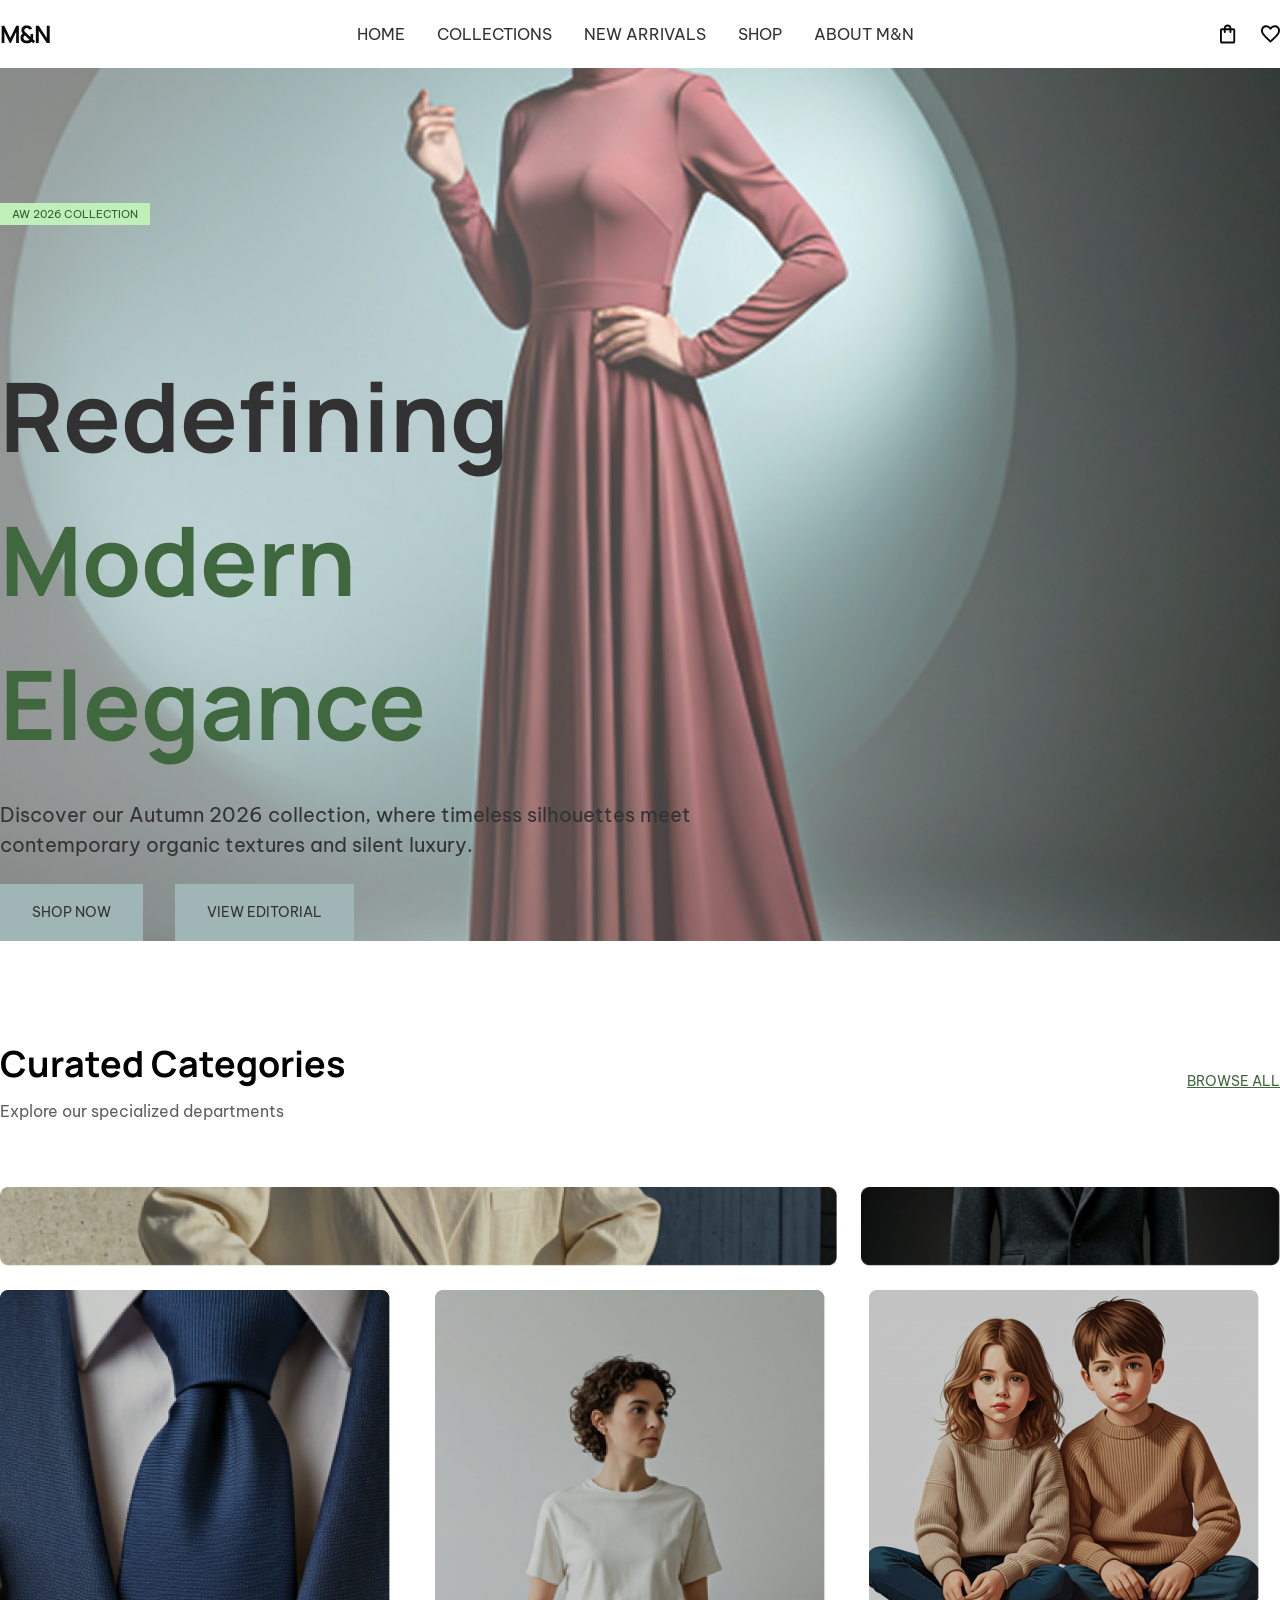
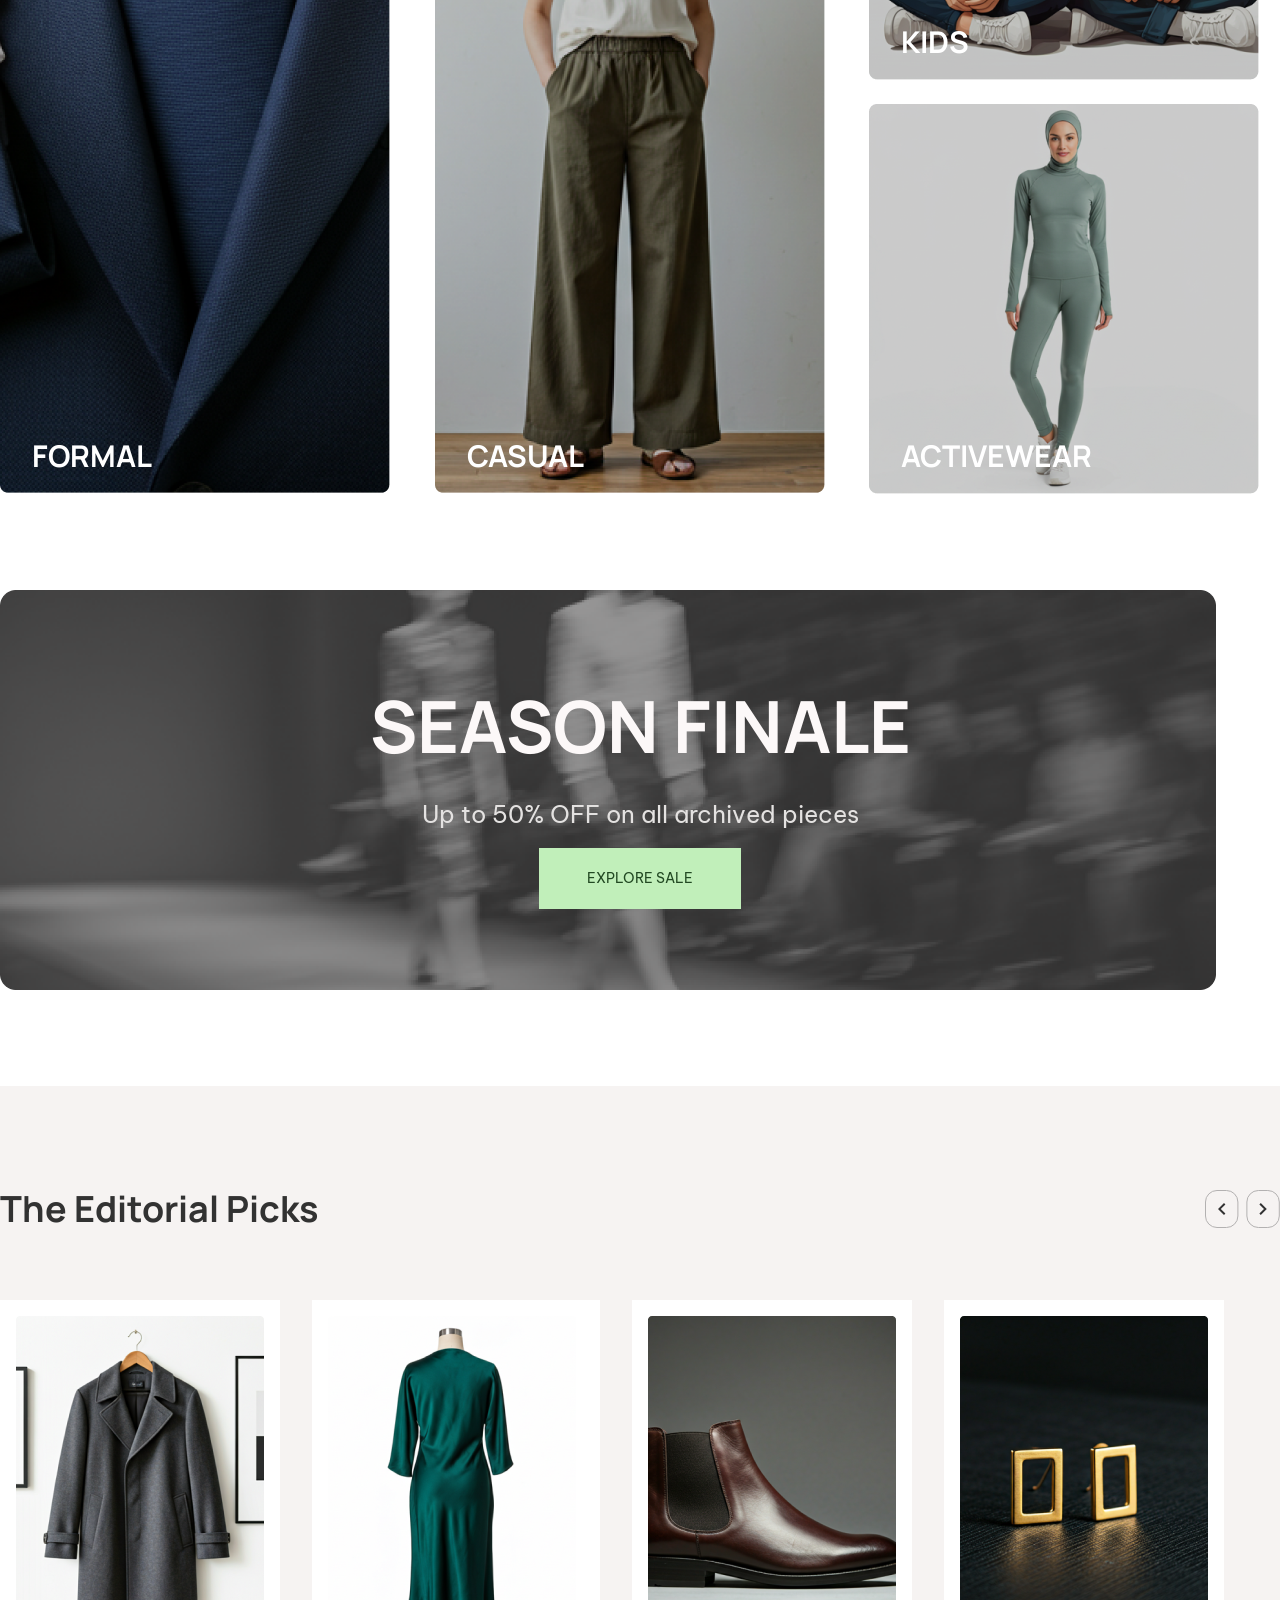
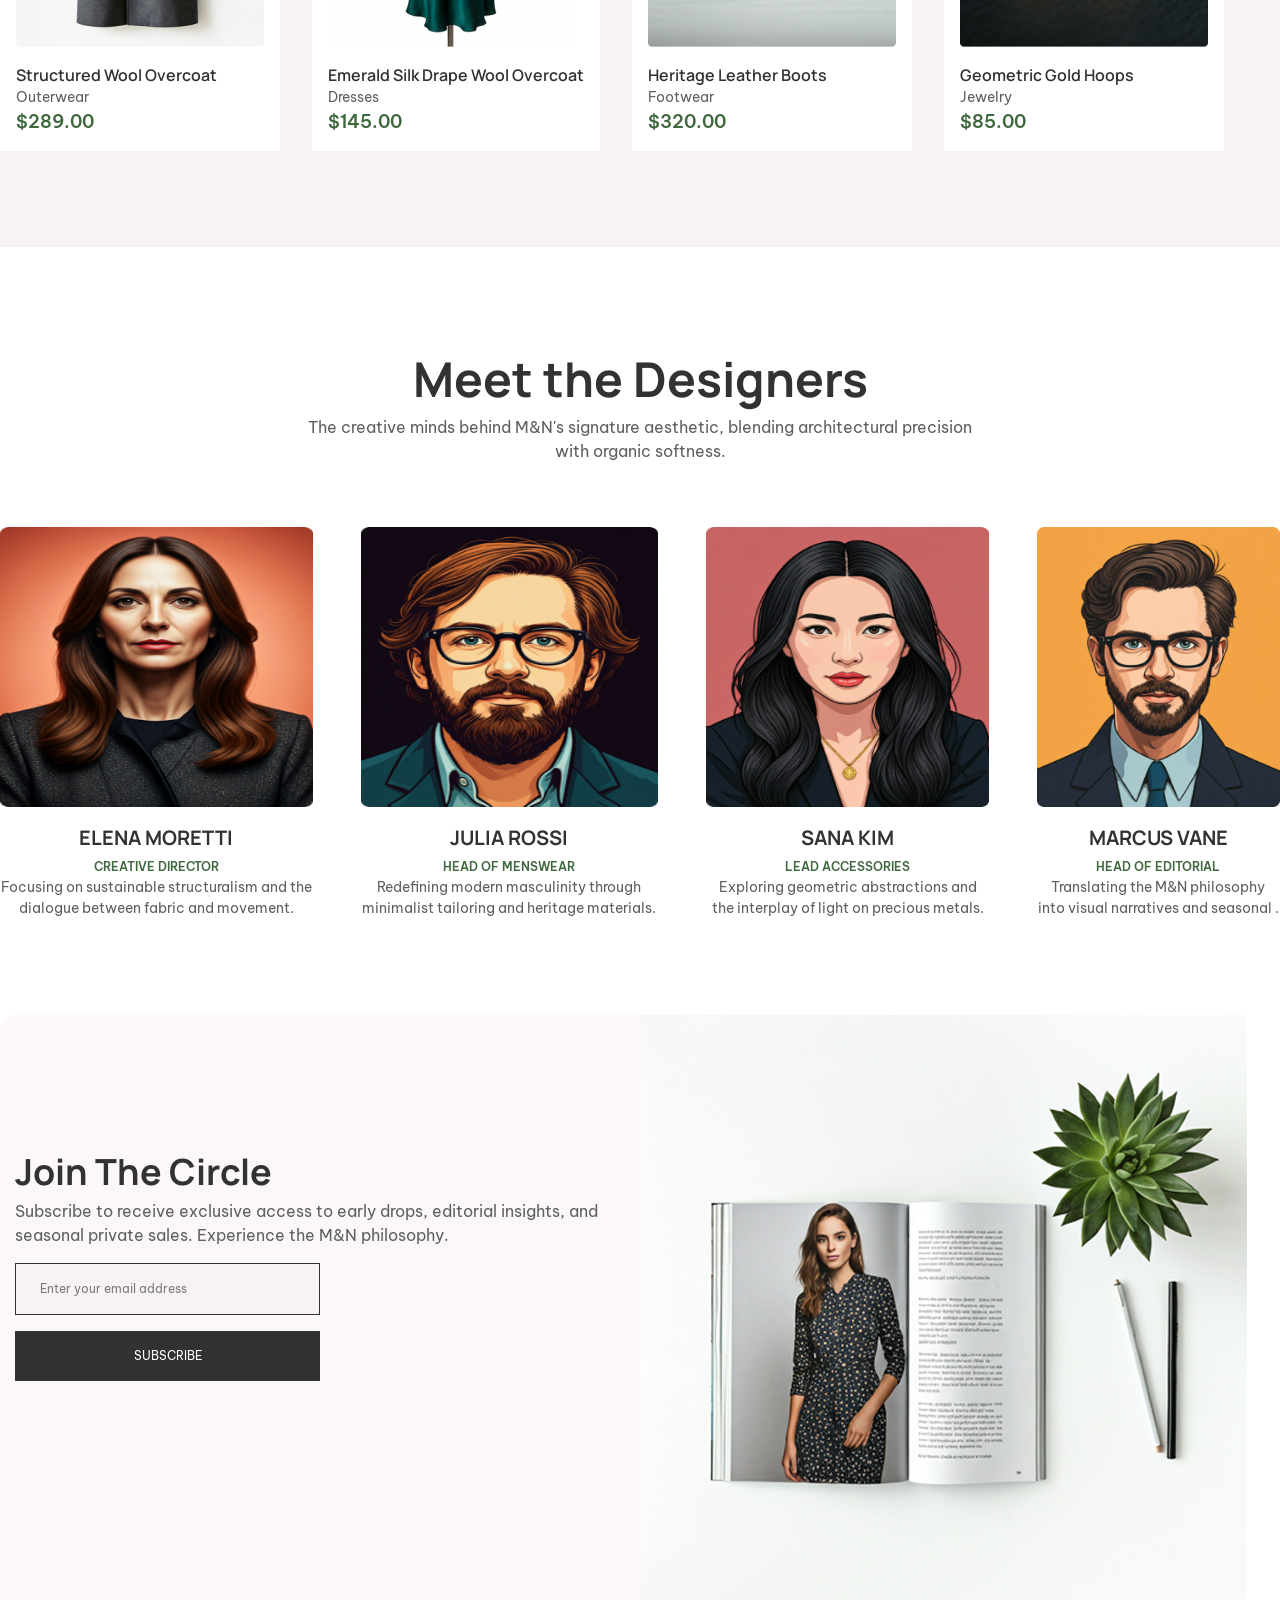
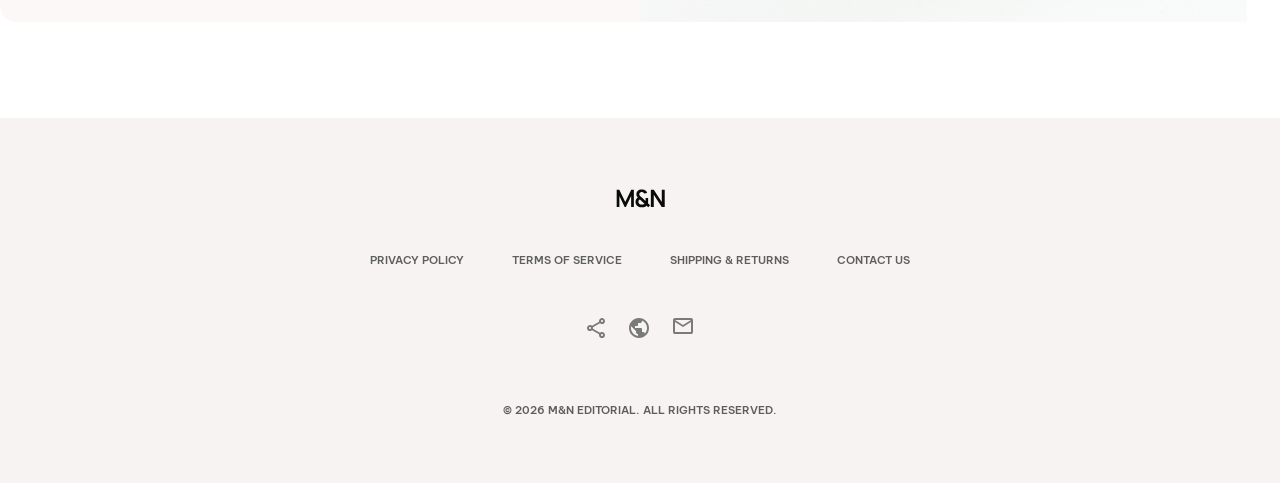
<file: index.html>
<!DOCTYPE html>
<html lang="en">

<head>
    <meta charset="UTF-8">
    <meta name="viewport" content="width=device-width, initial-scale=1.0">
    <title>Home Page</title>
    <link rel="stylesheet" href="./assets/output.css">
    <link rel="preconnect" href="https://fonts.googleapis.com">
    <link rel="preconnect" href="https://fonts.gstatic.com" crossorigin>
    <link
        href="https://fonts.googleapis.com/css2?family=Be+Vietnam+Pro:ital,wght@0,100;0,200;0,300;0,400;0,500;0,600;0,700;0,800;0,900;1,100;1,200;1,300;1,400;1,500;1,600;1,700;1,800;1,900&display=swap"
        rel="stylesheet">
    <link rel="preconnect" href="https://fonts.googleapis.com">
    <link rel="preconnect" href="https://fonts.gstatic.com" crossorigin>
    <link href="https://fonts.googleapis.com/css2?family=Manrope:wght@200..800&display=swap" rel="stylesheet">


</head>

<body>
    <header class="py-[24px] md:py-[18px] fixed top-0 left-0  w-full bg-white z-10">
        <div class="container mx-auto flex items-center justify-between">
            <div class="menue block lg:hidden">
                <a href="#"><img class="w-6 md:hidden" src="assets/imgs/menue.svg" alt="Menue"></a>
            </div>
            <div class="logo">
                <img src="assets/imgs/logo-mn.svg" alt="Logo">
            </div>
            <nav class="list hidden md:block">
                <ul class="flex gap-[32px] text-[16px] ">
                    <li><a class="font-body text-[#323232] hover:text-[#A8D5A2] transition" href="./index.html">HOME</a></li>
                    <li><a class="font-body text-[#323232] hover:text-[#A8D5A2] transition" href="./Product-listing.html">COLLECTIONS</a>
                    </li>
                    <li><a class="font-body text-[#323232] hover:text-[#A8D5A2] transition" href="./single-product.html">NEW ARRIVALS</a>
                    </li>
                    <li><a class="font-body text-[#323232] hover:text-[#A8D5A2] transition" href="#">SHOP</a></li>
                    <li><a class="font-body text-[#323232] hover:text-[#A8D5A2] transition" href="#">ABOUT M&N</a></li>
                </ul>
            </nav>
            <div class="icons flex gap-[25.5px]">
                <a href="./cart-page.html"><img src="assets/imgs/cart.svg" alt="Cart"></a>
                <a class="Wishlist hidden md:block " href="#"><img src="assets/imgs/heart.svg" alt="Wishlist"></a>
            </div> 
            
        </div>

    </header>




    <section
        style="background-image: url('assets/imgs/home-page-Hero.png'); background-size: cover; background-position: top; background-repeat: no-repeat;"
        class="min-h-screen pt-19.5 bg-cover">

        <div class="container mx-auto ">
            <div class="mt-[122px] hidden sm:block"> <samp
                    class="text-[#335B32] text-[11px]  bg-[#C1EFBA] py-[4px] px-[12px] mb-[24px] font-family-body ">AW
                    2026
                    COLLECTION</samp>
            </div>

            <h1
                class="md:text-[96px] text-[#323232] font-family-heading font-bold font-weight-[900] sm:text-[48px] mt-30 font-bold">
                Redefining</h1>
            <h1
                class="md:text-[96px] text-[#40683F] mb-[24px] font-family-heading font-bold font-weight-[900] sm:text-[48px]  font-bold ">
                Modern
                <br>Elegance
            </h1>

            <div class="md:text-[20px] sm:text-[14px]">
                <p class="md:text-[#323232] md:text-[20px] w-[60%] mb-[24px] font-body sm:text-[14px] text-white">
                    Discover our Autumn 2026 collection, where
                    timeless
                    silhouettes meet contemporary organic textures and silent
                    luxury.
                </p>
            </div>

            <div class="flex gap-8">
                <button
                    class="bg-[#A0B6B6] font-family-body  font-weight-[400] text-[#323232] hover:bg-[#40683F] hover:text-white transition  text-[10px] sm:py-[20px] sm:px-[28px] lg:text-[14px] lg:py-[18px] lg:px-8">SHOP
                    NOW</button>
                <button
                    class="bg-[#A0B6B6] font-family-body   font-weight-[400] text-[#323232] hover:bg-[#40683F] hover:text-white transition text-[10px] sm:py-5 sm:px-[28px] lg:text-[14px] lg:py-[18px] lg:px-[32px] ">VIEW
                    EDITORIAL</button>
            </div>

        </div>


    </section>


    <section class="mt-24">
        <dive class="container mx-auto md:flex items-center justify-between mb-16">
            <div>
                <h2 class="font-bold text-[20px] md:text-[36px] font-family-heading w-full">Curated Categories</h2>
                <p class="font-family-body text-[12px] md:text-[16px] text-[#5F5F5F] mt-2">Explore our specialized departments</p>
            </div>
            <div>
                <a class="font-family-body text-[12px] md:text-[14px] text-[#40683F] underline decoration-1 decoration-[#40683F]"
                    href="#">BROWSE ALL</a>
            </div>

        </dive>
    </section>



    <section>
        <div class="container mx-auto flex gap-[24px] mb-6 hidden md:flex">
            <img class="w-2/3 h-auto" src="assets/imgs/هوم-بيج-قسم-النساء-العلوي.png" alt="Curated Categories">
            <img class="w-1/3 h-auto" src="assets/imgs/home-page-men.png" alt="Curated Categories">
        </div>
        <div class="container mx-auto grid grid-cols-3 gap-[24px] mb-[96px]">
            <div class="relative col-span-1">
                <img src="assets/imgs/home-page-قس- الرجال.png" />
                <a class="absolute bottom-4 font-family-heading text-[14px] md:text-[30px] text-white ms-8 font-bold hover:scale-125 transition-all"
                    href="#">FORMAL</a>
            </div>

            <div class="relative col-span-1">
                <img src="assets/imgs/قسم-النساء home-page.png" />
                <a class="absolute bottom-4 font-family-heading text-[14px] md:text-[30px] text-white ms-8 font-bold hover:scale-125 transition-all"
                    href="#">CASUAL</a>
            </div>
            <div class="col-span-1 flex flex-col gap-6">

                <div class="relative">
                    <img src="assets/imgs/قسم-الاطفال.png" />
                    <a class="absolute bottom-4 font-family-heading text-[14px] md:text-[30px] text-white ms-8 font-bold hover:scale-125 transition-all"
                        href="#">KIDS</a>
                </div>
                <div class="relative">
                    <img src="assets/imgs/قسم-الرياضة.png" />
                    <a class="absolute bottom-4 font-family-heading text-[14px] md:text-[30px] text-white ms-8 font-bold hover:scale-125 transition-all"
                        href="#">ACTIVEWEAR</a>
                </div>

            </div>
        </div>
    </section>

    <section>
        <div class="container mx-auto relative mb-24">
            <img src="assets/imgs/home-page-banner.png" alt="Banner Image">
            <div
                class="absolute bottom-10  top-1/2 left-1/2 -translate-x-1/2 -translate-y-1/2 flex flex-col gap-[16px] text-center items-center justify-center w-full ">
                <h1 class="text-[#FCF8F8] font-family-heading text-[36px] lg:text-[72px] font-bold">SEASON FINALE</h1>
                <p class="text-[#E4E2E1] font-family-body text-[14px] lg:text-[24px]">Up to 50% OFF on all archived pieces</p>
                <button
                    class="text-[#214822] py-[12px] px-[26px] lg:py-[20px] lg:px-[48px] bg-[#C1EFBA] font-family-body text-[8px] lg:text-[14px] hover:text-white hover:bg-[#40683F] transition">EXPLORE
                    SALE</button>
            </div>

        </div>
    </section>

    <section class="bg-[#F6F3F2]">
        <div class="container mx-auto pt-24 pb-24 ">
            <div class="flex items-center justify-between mb-[64px] ">
                <div>
                    <h1 class="text-[20px] md:text-[36px] font-family-heading font-bold text-[#323232] ">The Editorial Picks</h1>
                </div>
                <div class="md:w-fit min-w-fit hidden md:block">
                    <img src="assets/imgs/home-b-butt.svg" alt="Line Image">

                </div>
            </div>
            <div class="sm:flex md:gap-[32px] sm:gap-4 ">
                <div class="bg-white p-[16px] pe-[16px] w-fit">
                    <div class="">
                        <img src="assets/imgs/جكيت-home-page.png" alt="Jacket Image">
                    </div>
                    <div class="iteme gap-1 mt-4">
                        <h2 class="text-[#323232] font-family-body text-[16px] font-semibold">Structured Wool Overcoat
                        </h2>
                        <p class="text-[14px] font-family-body text-[#5F5F5F]">Outerwear</p>
                        <span class="text-[18px] font-family-body text-[#40683F] font-semibold">$289.00</span>
                    </div>
                </div>
                <div class="bg-white p-[16px] pe-[16px] w-fit">
                    <div class="">
                        <img src="assets/imgs/فستان-اخضر-هوم-بيج.png" alt="Jacket Image">
                    </div>
                    <div class="iteme gap-1 mt-4">
                        <h2 class="text-[#323232] font-family-body text-[16px] font-semibold">Emerald Silk Drape Wool
                            Overcoat
                        </h2>
                        <p class="text-[14px] font-family-body text-[#5F5F5F]">Dresses</p>
                        <span class="text-[18px] font-family-body text-[#40683F] font-semibold">$145.00</span>
                    </div>
                </div>
                <div class="bg-white p-[16px] pe-[16px] w-fit">
                    <div class="">
                        <img src="assets/imgs/حذاء-بني-هوم-بيج.png" alt="Jacket Image">
                    </div>
                    <div class="iteme gap-1 mt-4">
                        <h2 class="text-[#323232] font-family-body text-[16px] font-semibold">Heritage Leather Boots
                        </h2>
                        <p class="text-[14px] font-family-body text-[#5F5F5F]">Footwear</p>
                        <span class="text-[18px] font-family-body text-[#40683F] font-semibold">$320.00</span>
                    </div>
                </div>
                <div class="bg-white p-[16px] pe-[16px] w-fit">
                    <div class="">
                        <img src="assets/imgs/حلق-ذهبي-هوم-بيج.png" alt="Jacket Image">
                    </div>
                    <div class="iteme gap-1 mt-4">
                        <h2 class="text-[#323232] font-family-body text-[16px] font-semibold">Geometric Gold Hoops
                        </h2>
                        <p class="text-[14px] font-family-body text-[#5F5F5F]">Jewelry</p>
                        <span class="text-[18px] font-family-body text-[#40683F] font-semibold">$85.00</span>
                    </div>
                </div>

            </div>

        </div>
    </section>

    <section>
        <div class="container mx-auto mt-24 mb-24">
            <div class="text-center mb-16">
                <h1 class="text-[#323232] text-[30px] md:text-[48px] font-family-heading font-bold">
                    Meet the Designers
                </h1>
                <p class="text-[#5F5F5F] text-[10px] md:text-[16px] font-family-body">
                    The creative minds behind M&N's signature aesthetic, blending architectural precision
                    <br> with organic softness.
                </p>
            </div>
            <div>
                <div class="md:flex gap-12 text-center justify-center ">

                    <div class="">
                        <img class="w-full h-[500px] md:h-[280px]" src="./assets/imgs/ايلانا-هوم-بيج.png" . alt="Designer Image">
                        <div class="text-center w-auto gap-2 mt-4 ">
                            <h2 class="text-[#323232] font-family-heading font-bold text-[20px]">ELENA MORETTI</h2>
                            <span class="text-[#40683F] text-[12px] font-family-body font-semibold">CREATIVE
                                DIRECTOR</span>
                            <p class="text-[#5F5F5F] text-[14px] font-family-body">Focusing on sustainable
                                structuralism and the dialogue
                                between fabric and movement.
                            </p>
                        </div>
                    </div>
                    <div class="">
                        <img class="w-full h-[500px] md:h-[280px]" src="./assets/imgs/جوليان-هوم-بيج.png" . alt="Designer Image">
                        <div class="text-center w-auto gap-2 mt-4 ">
                            <h2 class="text-[#323232] font-family-heading font-bold text-[20px]">JULIA ROSSI</h2>
                            <span class="text-[#40683F] text-[12px] font-family-body font-semibold">HEAD OF MENSWEAR
                            </span>
                            <p class="text-[#5F5F5F] text-[14px] font-family-body">Redefining modern masculinity
                                through minimalist tailoring and
                                heritage materials.

                            </p>
                        </div>
                    </div>

                    <div class="">
                        <img class="w-full h-[500px] md:h-[280px]" src="./assets/imgs/سانا-هوم-بيج.png" . alt="Designer Image">
                        <div class="text-center w-auto gap-2 mt-4 ">
                            <h2 class="text-[#323232] font-family-heading font-bold text-[20px]">SANA KIM</h2>
                            <span class="text-[#40683F] text-[12px] font-family-body font-semibold">LEAD ACCESSORIES
                            </span>
                            <p class="text-[#5F5F5F] text-[14px] font-family-body">Exploring geometric abstractions
                                and the interplay of light on
                                precious metals.

                            </p>
                        </div>
                    </div>
                    <div class="">
                        <img class="w-full h-[500px] md:h-70" src="./assets/imgs/ماركوس-هوم-بيج.png" . alt="Designer Image">
                        <div class="text-center w-auto gap-2 mt-4 ">
                            <h2 class="text-[#323232] font-family-heading font-bold text-[20px]">MARCUS VANE </h2>
                            <span class="text-[#40683F] text-[12px] font-family-body font-semibold">HEAD OF EDITORIAL
                            </span>
                            <p class="text-[#5F5F5F] text-[14px] font-family-body">Translating the M&N philosophy
                                into visual narratives and seasonal
                                .

                            </p>
                        </div>
                    </div>



                </div>
            </div>



        </div>
    </section>

    <section>
        <div class="container mx-auto mb-24">
            <div class="lg:flex ">
                <div class="items-center w-full lg:w-1/2 bg-[#FCF8F8] rounded-s-2xl">
                    <div class="mt-32.5 me-[15px] ms-[15px]">
                        <h1 class="text-[#323232] lg:text-start text-center text-[24px] lg:text-[36px] font-family-heading font-bold">Join The Circle</h1>
                        <p class="text-[#5F5F5F] lg:text-start text-center text-[12px] lg:text-[16px] font-family-body">Subscribe to receive exclusive access to
                            early drops,
                            editorial insights, and seasonal private sales. Experience
                            the M&N philosophy.
                        </p>
                        <input type="email" placeholder="Enter your email address"
                            class="text-[#7B7A7A] lg:items-start items-center text-[8px] lg:text-[12px] font-family-body bg-[#F6F3F2] py-[14px] px-[14px] lg:py-[16px] lg:px-[24px] mt-4 w-1/2 border border-[#323232] p-[16px] outline-none ">                           
                           </input>
                        <button
                            class="text-white bg-[#323232] font-family-body text-[8px] lg:text-[12px] py-[14px]  lg:py-[16px]  mt-4 hover:text-[#323232] hover:bg-white transition w-1/2">SUBSCRIBE
                        </button>
                    </div>

                </div>
                <div class="rounded-e-2xl w-full lg:w-1/2">
                    <img src="./assets/imgs/home-page-اخ- صورة.png" . alt="Join The Circle Image">
                </div>
            </div>

        </div>
    </section>

    <footer class="bg-[#F6F3F2]">
        <div class="items-center">
            <div class="container mx-auto flex flex-col items-center text-center  ">
                <div class="mt-[64px]">
                    <img class="" src="./assets/imgs/logo-mn.svg" />
                </div>
                <div class="mt-[32px]">
                    <ul class="md:flex gap-[48px]">
                        <li><a class="text-[#5F5E5E] font-family-body font-semibold text-[11px]" href="#">PRIVACY
                                POLICY</a></li>
                        <li><a class="text-[#5F5E5E] font-family-body font-semibold text-[11px]" href="#">TERMS OF
                                SERVICE</a></li>
                        <li><a class="text-[#5F5E5E] font-family-body font-semibold text-[11px]" href="#">SHIPPING &
                                RETURNS</a></li>
                        <li><a class="text-[#5F5E5E] font-family-body font-semibold text-[11px]" href="#">CONTACT US</a>
                        </li>
                    </ul>
                </div>
                <div class="flex justify-center gap-[24px] mt-[48px] mb-[64px]">
                    <a href="#"><img src="./assets/imgs/footer-share.svg" /></a>
                    <a href="#"><img src="./assets/imgs/footer world.svg" /></a>
                    <a href="#"><img src="./assets/imgs/footer-massege.svg" /></a>
                </div>
                <div class="mb-[64px]">
                    <p class="text-[#5F5E5E] text-[11px] font-family-body font-semibold">© 2026 M&N EDITORIAL. ALL
                        RIGHTS RESERVED.</p>
                </div>

            </div>
        </div>
    </footer>

</body>

</html>
</file>
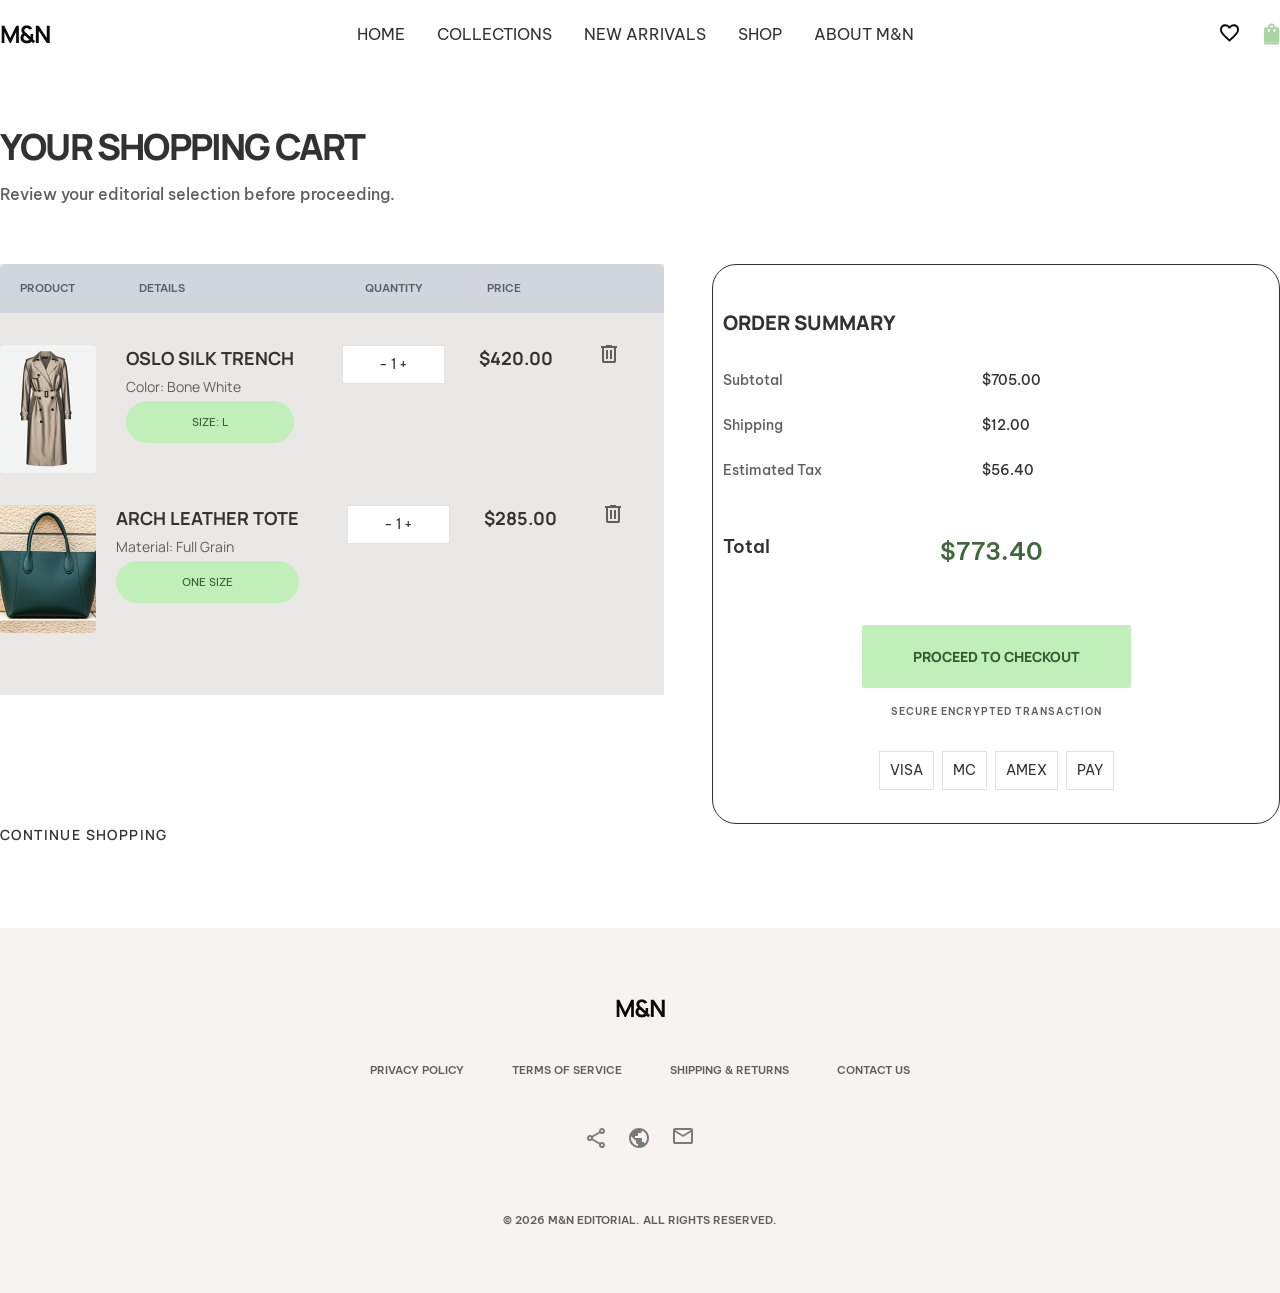
<file: cart-page.html>
<!DOCTYPE html>
<html lang="en">

<head>
    <meta charset="UTF-8">
    <meta name="viewport" content="width=device-width, initial-scale=1.0">
    <title>Cart Page</title>
    <link rel="stylesheet" href="./assets/output.css">
    <link rel="preconnect" href="https://fonts.googleapis.com">
    <link rel="preconnect" href="https://fonts.gstatic.com" crossorigin>
    <link
        href="https://fonts.googleapis.com/css2?family=Be+Vietnam+Pro:ital,wght@0,100;0,200;0,300;0,400;0,500;0,600;0,700;0,800;0,900;1,100;1,200;1,300;1,400;1,500;1,600;1,700;1,800;1,900&display=swap"
        rel="stylesheet">
    <link rel="preconnect" href="https://fonts.googleapis.com">
    <link rel="preconnect" href="https://fonts.gstatic.com" crossorigin>
    <link href="https://fonts.googleapis.com/css2?family=Manrope:wght@200..800&display=swap" rel="stylesheet">

</head>

<body>
    <header class="py-[24px] md:py-[18px] fixed top-0 left-0  w-full bg-white z-10">
        <div class="container mx-auto flex items-center justify-between">
            <div class="menue block lg:hidden">
                <a href="#"><img class="w-6 md:hidden" src="assets/imgs/menue.svg" alt="Menue"></a>
            </div>
            <div class="logo">
                <img src="assets/imgs/logo-mn.svg" alt="Logo">
            </div>
            <nav class="list hidden md:block">
                <ul class="flex gap-[32px] text-[16px] ">
                    <li><a class="font-body text-[#323232] hover:text-[#A8D5A2] transition" href="./index.html">HOME</a>
                    </li>
                    <li><a class="font-body text-[#323232] hover:text-[#A8D5A2] transition"
                            href="./Product-listing.html">COLLECTIONS</a>
                    </li>
                    <li><a class="font-body text-[#323232] hover:text-[#A8D5A2] transition"
                            href="./single-product.html">NEW ARRIVALS</a>
                    </li>
                    <li><a class="font-body text-[#323232] hover:text-[#A8D5A2] transition" href="#">SHOP</a></li>
                    <li><a class="font-body text-[#323232] hover:text-[#A8D5A2] transition" href="#">ABOUT M&N</a></li>
                </ul>
            </nav>
            <div class="icons flex gap-[25.5px]">
                <a href="#"><img src="assets/imgs/heart.svg" alt="Cart"></a>
                <a class="Wishlist hidden md:block " href="./cart-page.html"><img src="assets/imgs/green-cart.svg"
                        alt="Wishlist"></a>
            </div>

        </div>

    </header>
    <section>
        <div class="container mx-auto mt-[120px]">
            <div class="flex flex-col gap-[8px]">
                <h1 class="text-[#323232] text-[24px] md:text-[36px] font-family-heading font-extrabold tracking-[-1.8px]">YOUR
                    SHOPPING CART</h1>
                <p class="text-[#5F5F5F] text-[12px] md:text-[16px] font-family-body font-medium">Review your editorial selection
                    before proceeding.</p>
            </div>
        </div>
    </section>
    <section class="mt-[10px]">
        <div class="container mx-auto md:flex gap-[48px]">
            <div class="w-166 h-107.75 shrink-0 mt-[48px] bg-[#EAE7E7]">
                <div class="flex gap-45 bg-gray-300 py-4 px-5 rounded-t-md">
                    <div class="flex gap-[64px]">
                        <p class="text-[#5F5F5F] text-[11px] font-family-body font-semibold">PRODUCT</p>
                        <p class="text-[#5F5F5F] text-[11px] font-family-body font-semibold">DETAILS</p>
                    </div>
                    <div class="flex gap-[64px]">
                        <p class="text-[#5F5F5F] text-[11px] font-family-body font-semibold">QUANTITY</p>
                        <p class="text-[#5F5F5F] text-[11px] font-family-body font-semibold">PRICE</p>
                    </div>
                </div>
                <div>
                    <div class="flex gap-[48px] mt-[32px]">
                        <div class="flex gap-7.5">
                            <img class="w-24" src="assets/imgs/cart ترانشكوت.png" alt="Product Image">
                            <div class="flex flex-col gap-[4px]">
                                <h2 class="text-[#323232] text-[18px] font-family-heading font-bold">OSLO SILK TRENCH
                                </h2>
                                <h3 class="text-[#5F5F5F] text-[14px] font-family-body">Color: Bone White</h3>
                                <button
                                    class="text-[#335B32] text-[11px] font-family-body inline-block px-[12px] py-[12px] border border-[#C1EFBA] bg-[#C1EFBA] rounded-3xl">SIZE:
                                    L
                                </button>
                            </div>
                        </div>
                        <div class="flex  gap-[34px]">
                            <div>
                                <button>
                                    <a href="#"
                                        class="text-[12px] lg:text-[14px] inline-block px-[36px] py-[8px] border border-[#E6E1DE] text-[#323232] text-[#323232] bg-white hover:text-white hover:bg-[#40683F] transition duration-300 ">-
                                        1 +</a></button>
                            </div>
                            <div>
                                <samp class="text-[#323232] text-[18px] font-family-heading font-bold">$420.00</samp>
                            </div>

                        </div>

                        <div>
                            <img src="assets/imgs/trash.svg" alt="Remove Item">
                        </div>


                    </div>
                    <div class="flex gap-[48px] mt-[32px]">
                        <div class="flex gap-[20px]">
                            <img class="w-24" src="assets/imgs/حقيبة-خضراء-كارت-بيج.png" alt="Product Image">
                            <div class="flex flex-col gap-[4px]">
                                <h2 class="text-[#323232] text-[18px] font-family-heading font-bold">ARCH LEATHER TOTE
                                </h2>
                                <h3 class="text-[#5F5F5F] text-[14px] font-family-body">Material: Full Grain</h3>
                                <button
                                    class="text-[#335B32] text-[11px] font-family-body inline-block px-[12px] py-[12px] border border-[#C1EFBA] bg-[#C1EFBA] rounded-3xl">ONE
                                    SIZE
                                </button>
                            </div>
                        </div>
                        <div class="flex  gap-[34px]">
                            <div>
                                <button>
                                    <a href="#"
                                        class="text-[12px] lg:text-[14px] inline-block px-[36px] py-[8px] border border-[#E6E1DE] text-[#323232] text-[#323232] bg-white hover:text-white hover:bg-[#40683F] transition duration-300 ">-
                                        1 +</a></button>
                            </div>
                            <div>
                                <samp class="text-[#323232] text-[18px] font-family-heading font-bold">$285.00</samp>
                            </div>

                        </div>

                        <div>
                            <img src="assets/imgs/trash.svg" alt="Remove Item">
                        </div>


                    </div>
                </div>
            </div>
          
            <div class="flex-1 w-full mt-[48px] border border-[#323232] rounded-3xl pt-[10px] px-[10px]">
                <div>
                    <h2 class="mt-[33px] text-[#323232] text-[20px] font-family-heading font-extrabold">ORDER SUMMARY</h2>
                </div> 
                <div class="flex gap-[160px] mt-[32px]">
                    <ul class="flex flex-col gap-[24px]">
                        <li class="text-[#5F5F5F] text-[14px] font-family-body font-medium">Subtotal</li> 
                        <li class="text-[#5F5F5F] text-[14px] font-family-body font-medium">Shipping</li>
                        <li class="text-[#5F5F5F] text-[14px] font-family-body font-medium">Estimated Tax</li>
                    </ul> 
                    <ul class="flex flex-col gap-[24px]" >
                        <li class="text-[#323232] text-[14px] font-family-body font-medium">$705.00</li> 
                        <li class="text-[#323232] text-[14px] font-family-body font-medium">$12.00</li>
                        <li class="text-[#323232] text-[14px] font-family-body font-medium">$56.40</li>
                    </ul> 
                </div>  
                <div class="mt-[52px]">
                      <ul class="flex  gap-[170px]">
                        <li class="text-[#323232] text-[18px] font-family-body font-semibold">Total</li> 
                        <li class="text-[24px] font-family-body font-semibold text-[#40683F]">$773.40</li>
                    </ul>
                </div> 
                <div class="text-center mt-[56px] mb-[16px]">
                    <button  class="text-[#335B32] text-[14px] font-family-heading font-extrabold inline-block px-[50px] py-[20px] border border-[#C1EFBA] bg-[#C1EFBA] hover:bg-[#40683F] hover:text-white transition duration-300 rounded-xs"><a href="./checkout-page.html">PROCEED TO CHECKOUT</a></button>
                </div> 
                <div class="text-center">
                    <p class="text-[#5F5F5F] text-[10px] font-family-body font-semibold tracking-[1px]">SECURE ENCRYPTED TRANSACTION</p>
                </div> 
                <div class="flex gap-[8px] text-center justify-center mb-[33px]">
                    <button class="text-[#335B32] text-[14px] font-family-body inline-block px-[10px] py-[8px] border border-[#E6E1DE] text-[#323232] text-[#323232] bg-white hover:text-white hover:bg-[#40683F] transition duration-300 mt-[32px]">VISA
                        </button> 
                     <button class="text-[#335B32] text-[14px] font-family-body inline-block px-[10px] py-[8px] border border-[#E6E1DE] text-[#323232] text-[#323232] bg-white hover:text-white hover:bg-[#40683F] transition duration-300 mt-[32px]">MC
                        </button> 
                     <button class="text-[#335B32] text-[14px] font-family-body inline-block px-[10px] py-[8px] border border-[#E6E1DE] text-[#323232] text-[#323232] bg-white hover:text-white hover:bg-[#40683F] transition duration-300 mt-[32px]">AMEX
                        </button> 
                     <button class="text-[#335B32] text-[14px] font-family-body inline-block px-[10px] py-[8px] border border-[#E6E1DE] text-[#323232] text-[#323232] bg-white hover:text-white hover:bg-[#40683F] transition duration-300 mt-[32px]">PAY
                        </button>            
                </div>
                
            </div>
        </div>
    </section>
    <section class="mb-20.75">
        <div class="container mx-auto"> 
           <h2 class="text-[#323232] text-[14px] font-family-body font-semibold tracking-[1.4px]">CONTINUE SHOPPING</h2>
            
        </div>
    </section> 
     <footer class="bg-[#F6F3F2]">
        <div class="items-center">
            <div class="container mx-auto flex flex-col items-center text-center  ">
                <div class="mt-[64px]">
                    <img class="" src="./assets/imgs/logo-mn.svg" />
                </div>
                <div class="mt-[32px]">
                    <ul class="md:flex gap-[48px]">
                        <li><a class="text-[#5F5E5E] font-family-body font-semibold text-[11px]" href="#">PRIVACY
                                POLICY</a></li>
                        <li><a class="text-[#5F5E5E] font-family-body font-semibold text-[11px]" href="#">TERMS OF
                                SERVICE</a></li>
                        <li><a class="text-[#5F5E5E] font-family-body font-semibold text-[11px]" href="#">SHIPPING &
                                RETURNS</a></li>
                        <li><a class="text-[#5F5E5E] font-family-body font-semibold text-[11px]" href="#">CONTACT US</a>
                        </li>
                    </ul>
                </div>
                <div class="flex justify-center gap-[24px] mt-[48px] mb-[64px]">
                    <a href="#"><img src="./assets/imgs/footer-share.svg" /></a>
                    <a href="#"><img src="./assets/imgs/footer world.svg" /></a>
                    <a href="#"><img src="./assets/imgs/footer-massege.svg" /></a>
                </div>
                <div class="mb-[64px]">
                    <p class="text-[#5F5E5E] text-[11px] font-family-body font-semibold">© 2026 M&N EDITORIAL. ALL
                        RIGHTS RESERVED.</p>
                </div>

            </div>
        </div>
    </footer>
</body>

</html>
</file>
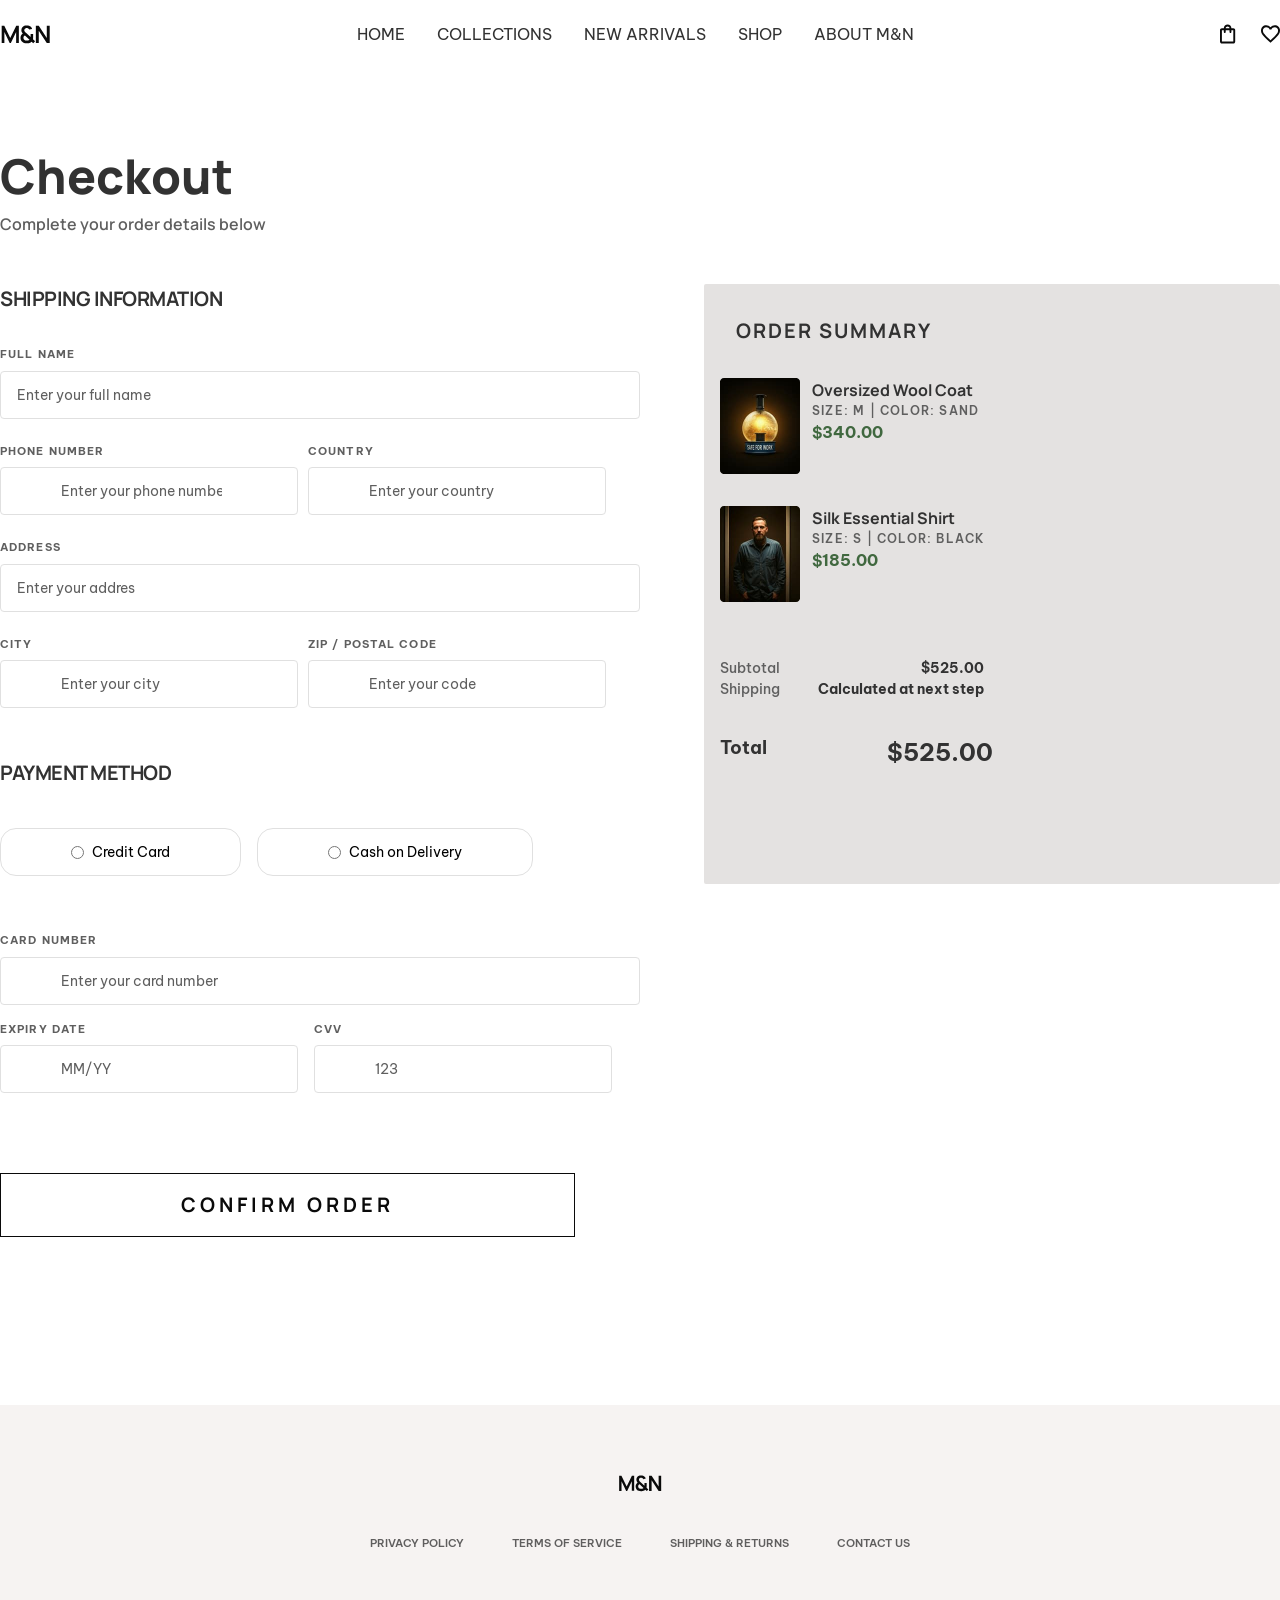
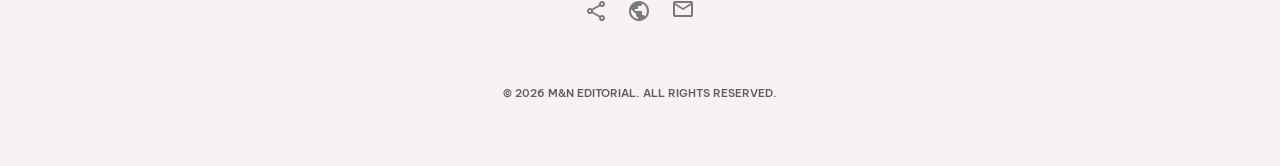
<file: checkout-page.html>
<!DOCTYPE html>
<html lang="en">

<head>
    <meta charset="UTF-8">
    <meta name="viewport" content="width=device-width, initial-scale=1.0">
    <title>Checkout Page</title>
    <link rel="stylesheet" href="./assets/output.css">
    <link rel="preconnect" href="https://fonts.googleapis.com">
    <link rel="preconnect" href="https://fonts.gstatic.com" crossorigin>
    <link
        href="https://fonts.googleapis.com/css2?family=Be+Vietnam+Pro:ital,wght@0,100;0,200;0,300;0,400;0,500;0,600;0,700;0,800;0,900;1,100;1,200;1,300;1,400;1,500;1,600;1,700;1,800;1,900&display=swap"
        rel="stylesheet">
    <link rel="preconnect" href="https://fonts.googleapis.com">
    <link rel="preconnect" href="https://fonts.gstatic.com" crossorigin>
    <link href="https://fonts.googleapis.com/css2?family=Manrope:wght@200..800&display=swap" rel="stylesheet">

</head>

<body>
    <header class="py-[24px] md:py-[18px] fixed top-0 left-0  w-full bg-white z-10">
        <div class="container mx-auto flex items-center justify-between">
            <div class="menue block lg:hidden">
                <a href="#"><img class="w-6 md:hidden" src="assets/imgs/menue.svg" alt="Menue"></a>
            </div>
            <div class="logo">
                <img src="assets/imgs/logo-mn.svg" alt="Logo">
            </div>
            <nav class="list hidden md:block">
                <ul class="flex gap-[32px] text-[16px] ">
                    <li><a class="font-body text-[#323232] hover:text-[#A8D5A2] transition" href="./index.html">HOME</a>
                    </li>
                    <li><a class="font-body text-[#323232] hover:text-[#A8D5A2] transition"
                            href="./Product-listing.html">COLLECTIONS</a>
                    </li>
                    <li><a class="font-body text-[#323232] hover:text-[#A8D5A2] transition"
                            href="./single-product.html">NEW ARRIVALS</a>
                    </li>
                    <li><a class="font-body text-[#323232] hover:text-[#A8D5A2] transition" href="#">SHOP</a></li>
                    <li><a class="font-body text-[#323232] hover:text-[#A8D5A2] transition" href="#">ABOUT M&N</a></li>
                </ul>
            </nav>
            <div class="icons flex gap-[25.5px]">
                <a href="./cart-page.html"><img src="assets/imgs/cart.svg" alt="Cart"></a>
                <a class="Wishlist hidden md:block " href="#"><img src="assets/imgs/heart.svg" alt="Wishlist"></a>
            </div>

        </div>

    </header>
    <section class="mt-35">
        <div class="container mx-auto">
            <div class="flex flex-col mb-[48px] ">
                <h1 class="text-[#323232] text-[48px] font-family-heading font-extrabold">Checkout</h1>
                <h2 class="text-[#5F5F5F] text-[16px] font-family-body font-semibold">Complete your order details below
                </h2>
            </div>
        </div>
    </section>
    <section class="mt-[48px]">
        <div class="container mx-auto flex flex-col sm:flex-row gap-16 ">
            <div class="w-full sm:w-[640px] sm:shrink-0">
                <div>
                    <h3 class="text-[#323232] text-[20px] font-family-heading font-bold tracking-[-.5px]">SHIPPING
                        INFORMATION</h3>
                </div>
                <div class="mt-[32px]">
                    <p class="text-[#5F5F5F] text-[11px] font-family-body font-bold tracking-[1.1px]">FULL NAME</p>
                    <input
                        class="w-full h-[48px] mt-[8px] border border-[#E0E0E0] rounded-[4px] px-[16px] text-[14px] font-family-body font-normal text-[#5F5F5F]"
                        type="text" placeholder="Enter your full name">
                </div>
                <div class="flex gap-[10px] mt-[24px]">
                    <div>
                        <p class="text-[#5F5F5F] text-[11px] font-family-body font-bold tracking-[1.1px]">PHONE NUMBER
                        </p>
                        <input
                            class="w-full h-[48px] mt-[8px] border border-[#E0E0E0] rounded-[4px] px-[60px] text-[14px] font-family-body font-normal text-[#5F5F5F]"
                            type="number" placeholder="Enter your phone number">
                    </div>
                    <div>
                        <p class="text-[#5F5F5F] text-[11px] font-family-body font-bold tracking-[1.1px]">COUNTRY</p>
                        <input
                            class="w-full h-[48px] mt-[8px] border border-[#E0E0E0] rounded-[4px] px-[60px] text-[14px] font-family-body font-normal text-[#5F5F5F]"
                            type="text" placeholder="Enter your country">
                    </div>
                </div>
                <div class="mt-[24px]">
                    <p class="text-[#5F5F5F] text-[11px] font-family-body font-bold tracking-[1.1px]">ADDRESS</p>
                    <input
                        class="w-full h-[48px] mt-[8px] border border-[#E0E0E0] rounded-[4px] px-[16px] text-[14px] font-family-body font-normal text-[#5F5F5F]"
                        type="text" placeholder="Enter your addres">

                </div>
                <div class="flex gap-[10px] mt-[24px]">
                    <div>
                        <p class="text-[#5F5F5F] text-[11px] font-family-body font-bold tracking-[1.1px]">CITY
                        </p>
                        <input
                            class="w-full h-[48px] mt-[8px] border border-[#E0E0E0] rounded-[4px] px-[60px] text-[14px] font-family-body font-normal text-[#5F5F5F]"
                            type="text" placeholder="Enter your city">
                    </div>
                    <div>
                        <p class="text-[#5F5F5F] text-[11px] font-family-body font-bold tracking-[1.1px]">ZIP / POSTAL
                            CODE</p>
                        <input
                            class="w-full h-[48px] mt-[8px] border border-[#E0E0E0] rounded-[4px] px-[60px] text-[14px] font-family-body font-normal text-[#5F5F5F]"
                            type="number" placeholder="Enter your code">
                    </div>
                </div>
                <div class="mt-[50px] mb-8">
                    <h3 class="text-[#323232] text-[20px] font-family-heading font-bold tracking-[-.5px]">PAYMENT METHOD
                    </h3>
                </div>
                <div class="flex gap-[16px]">
                    <label
                        class="flex items-center gap-2 h-[48px] mt-[8px] border border-[#E0E0E0] rounded-[16px] px-[70px] text-[14px] font-body cursor-pointer hover:text-[#40683F] hover:border-[#40683F]">
                        <input type="radio" name="payment" value="Credit Card" class="accent-[#40683F]"> Credit Card
                    </label>
                    <label
                        class="flex items-center gap-2 h-[48px] mt-[8px] border border-[#E0E0E0] rounded-[16px] px-[70px] text-[14px] font-body cursor-pointer hover:text-[#40683F] hover:border-[#40683F]">
                        <input type="radio" name="payment" value="Cash on Delivery" class="accent-[#40683F]"> Cash on
                        Delivery
                    </label>
                </div>
                <div class="mt-[56px]">
                    <p class="text-[#5F5F5F] text-[11px] font-family-body font-bold tracking-[1.1px]">CARD NUMBER</p>
                    <input
                        class="w-full h-[48px] mt-[8px] border border-[#E0E0E0] rounded-[4px] px-[60px] text-[14px] font-family-body font-normal text-[#5F5F5F]"
                        type="number" placeholder="Enter your card number">
                </div>
                <div class="flex gap-[16px] mt-[16px] mb-[80px]">
                    <div>
                        <p class="text-[#5F5F5F] text-[11px] font-family-body font-bold tracking-[1.1px]">EXPIRY DATE
                        </p>
                        <input
                            class="w-full h-[48px] mt-[8px] border border-[#E0E0E0] rounded-[4px] px-[60px] text-[14px] font-family-body font-normal text-[#5F5F5F]"
                            type="datetime" placeholder="MM/YY">
                    </div>
                    <div>
                        <p class="text-[#5F5F5F] text-[11px] font-family-body font-bold tracking-[1.1px]">CVV</p>
                        <input
                            class="w-full h-[48px] mt-[8px] border border-[#E0E0E0] rounded-[4px] px-[60px] text-[14px] font-family-body font-normal text-[#5F5F5F]"
                            type="number" placeholder="123">
                    </div>
                </div>
                <div class="mb-42">
                    <button
                        class="inline-block text-[#0A0A0A] border border-[#0A0A0A] text-[14px] md:text-[20px] font-family-heading font-bold tracking-[4px] px-[100px] py-[12px] md:px-[180px] md:py-[16px] hover:text-white hover:bg-[#40683F] transition"><a
                            href="#">
                            CONFIRM ORDER
                        </a> </button>
                </div>
            </div>
            <div class="bg-[#E4E2E1] sm:flex-1 w-full rounded-xs h-[600px] overflow-y-auto">
                <div class="mt-[32px] px-[32px]">
                    <h2 class="text-[#323232] text-[20px] font-family-heading font-bold tracking-[2px]">ORDER SUMMARY
                    </h2>
                </div>
                <div class="flex gap-[12px] ms-[16px] mt-[32px]">
                    <img src="./assets/imgs/مصباح-checkout.png" />
                    <div>
                        <p class="text-[#323232] text-[16px] font-family-heading font-bold">Oversized Wool Coat</p>
                        <p class="text-[#5F5F5F] text-[12px] font-family-body font-semibold tracking-[1.2px]">SIZE: M |
                            COLOR: SAND</p>
                        <p class="text-[#40683F] text-[16px] font-family-body font-bold">$340.00</p>
                    </div>
                </div>
                <div class="flex gap-[12px] ms-[16px] mt-[32px]">
                    <img src="./assets/imgs/قميص-رجال-تشيكاوت.png" />
                    <div>
                        <p class="text-[#323232] text-[16px] font-family-heading font-bold">Silk Essential Shirt</p>
                        <p class="text-[#5F5F5F] text-[12px] font-family-body font-semibold tracking-[1.2px]">SIZE: S |
                            COLOR: BLACK</p>
                        <p class="text-[#40683F] text-[16px] font-family-body font-bold">$185.00</p>
                    </div>
                </div>
                <div class="flex gap-[38px] ms-[16px] mt-[56px] ">
                    <ul>
                        <li class="text-[#5F5F5F] text-[14px] font-family-body font-medium">Subtotal</li>
                        <li class="text-[#5F5F5F] text-[14px] font-family-body font-medium">Shipping</li>
                    </ul>
                    <ul>
                        <li class="text-end text-[#323232] text-[14px] font-family-body font-bold ">$525.00</li>
                        <li class="text-[#323232] text-[14px] font-family-body font-bold">Calculated at next step</li>
                    </ul>
                </div>
                <div class="flex gap-[120px] ms-[16px] mt-[34px] ">
                    <p class="text-[#323232] text-[16px] md:text-[18px] font-family-body font-bold">Total</p> 
                    <p class="text-[#323232] text-[16px] md:text-[24px] font-family-body font-bold">$525.00</p>
                </div>
            </div>
        </div>

    </section> 
      <footer class="bg-[#F6F3F2]">
        <div class="items-center">
            <div class="container mx-auto flex flex-col items-center text-center  ">
                <div class="mt-[64px]">
                    <img class="w-[46px] h-[28px]" src="./assets/imgs/logo-mn.svg" />
                </div>
                <div class="mt-[32px]">
                    <ul class="md:flex gap-[48px]">
                        <li><a class="text-[#5F5E5E] font-family-body font-semibold text-[9px] md:text-[11px]" href="#">PRIVACY
                                POLICY</a></li>
                        <li><a class="text-[#5F5E5E] font-family-body font-semibold text-[9px] md:text-[11px]" href="#">TERMS OF
                                SERVICE</a></li>
                        <li><a class="text-[#5F5E5E] font-family-body font-semibold text-[9px] md:text-[11px]" href="#">SHIPPING &
                                RETURNS</a></li>
                        <li><a class="text-[#5F5E5E] font-family-body font-semibold text-[9px] md:text-[11px]" href="#">CONTACT US</a>
                        </li>
                    </ul>
                </div>
                <div class="flex justify-center gap-[24px] mt-[48px] mb-[64px]">
                    <a href="#"><img class="w-[]" src="./assets/imgs/footer-share.svg" /></a>
                    <a href="#"><img src="./assets/imgs/footer world.svg" /></a>
                    <a href="#"><img src="./assets/imgs/footer-massege.svg" /></a>
                </div>
                <div class="mb-[64px]">
                    <p class="text-[#5F5E5E] text-[9px] md:text-[11px] font-family-body font-semibold">© 2026 M&N EDITORIAL. ALL
                        RIGHTS RESERVED.</p>
                </div>

            </div>
        </div>
    </footer>

</body>

</html>
</file>
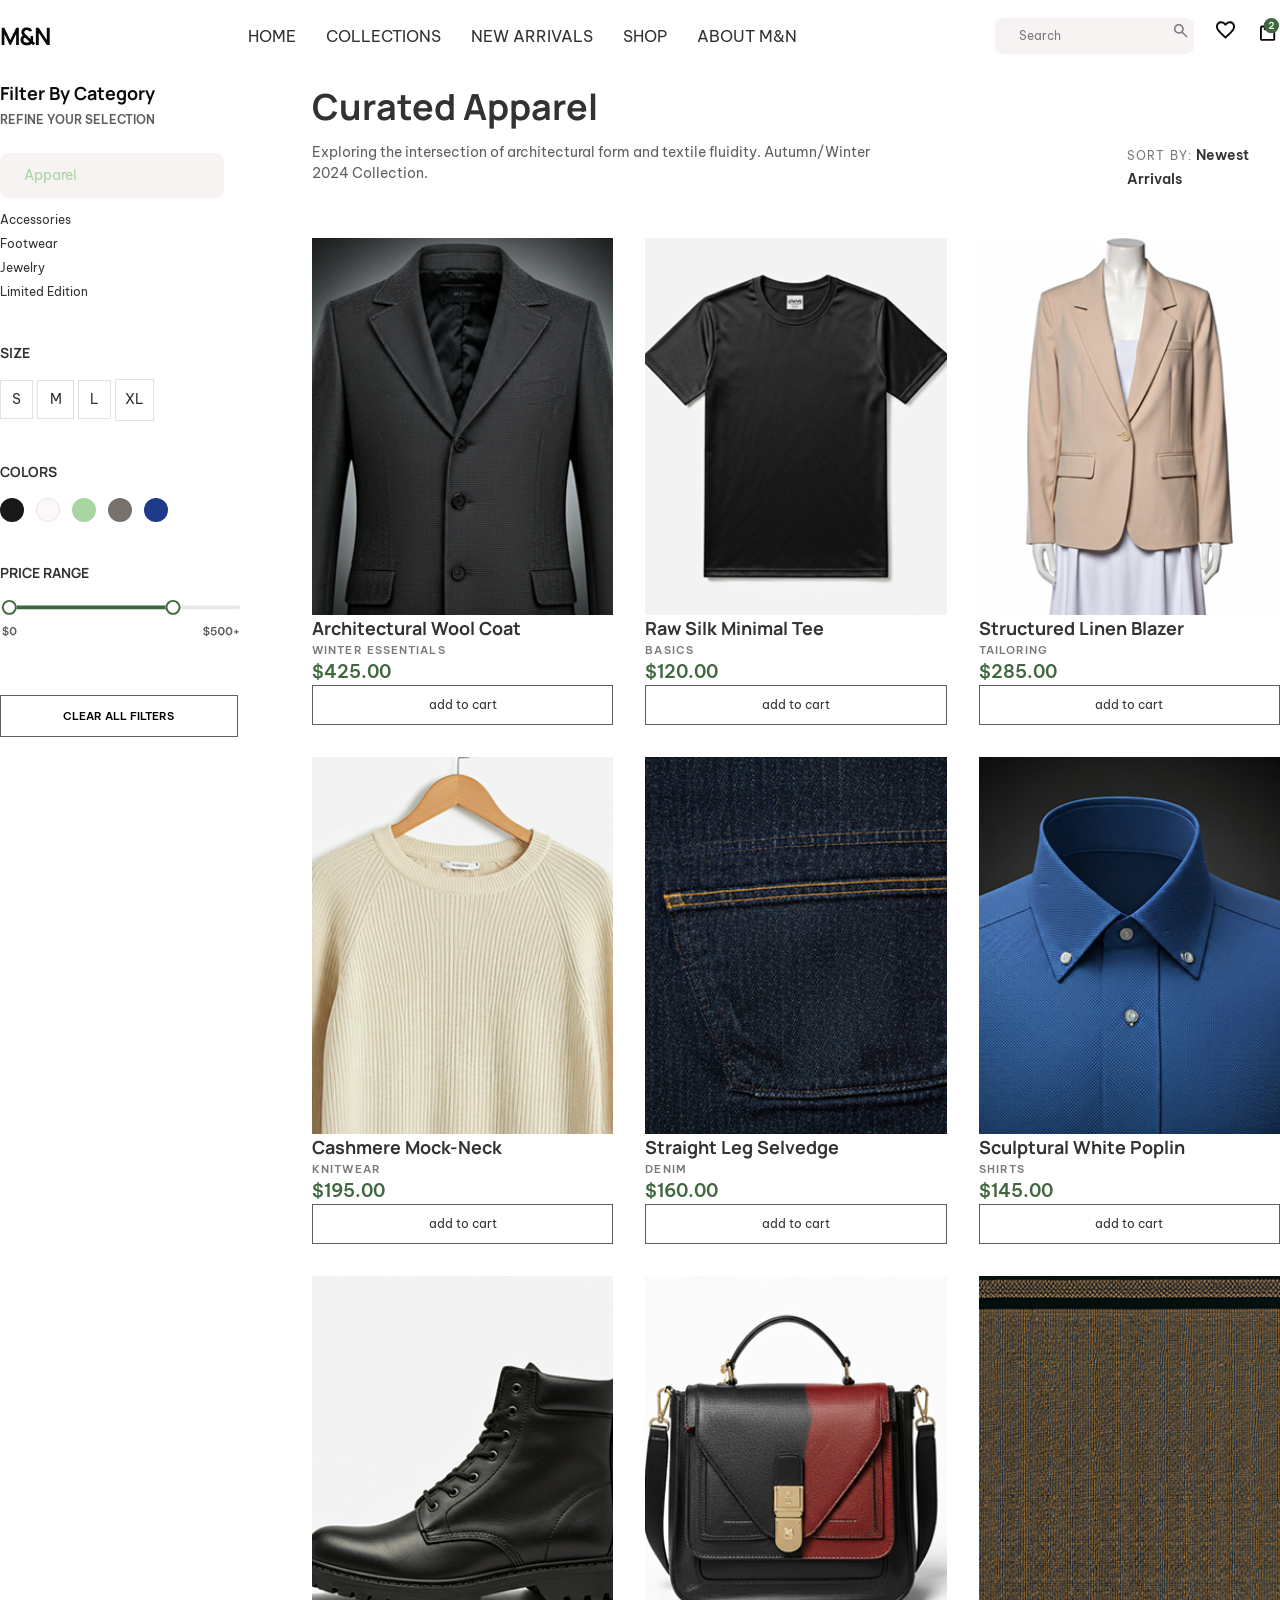
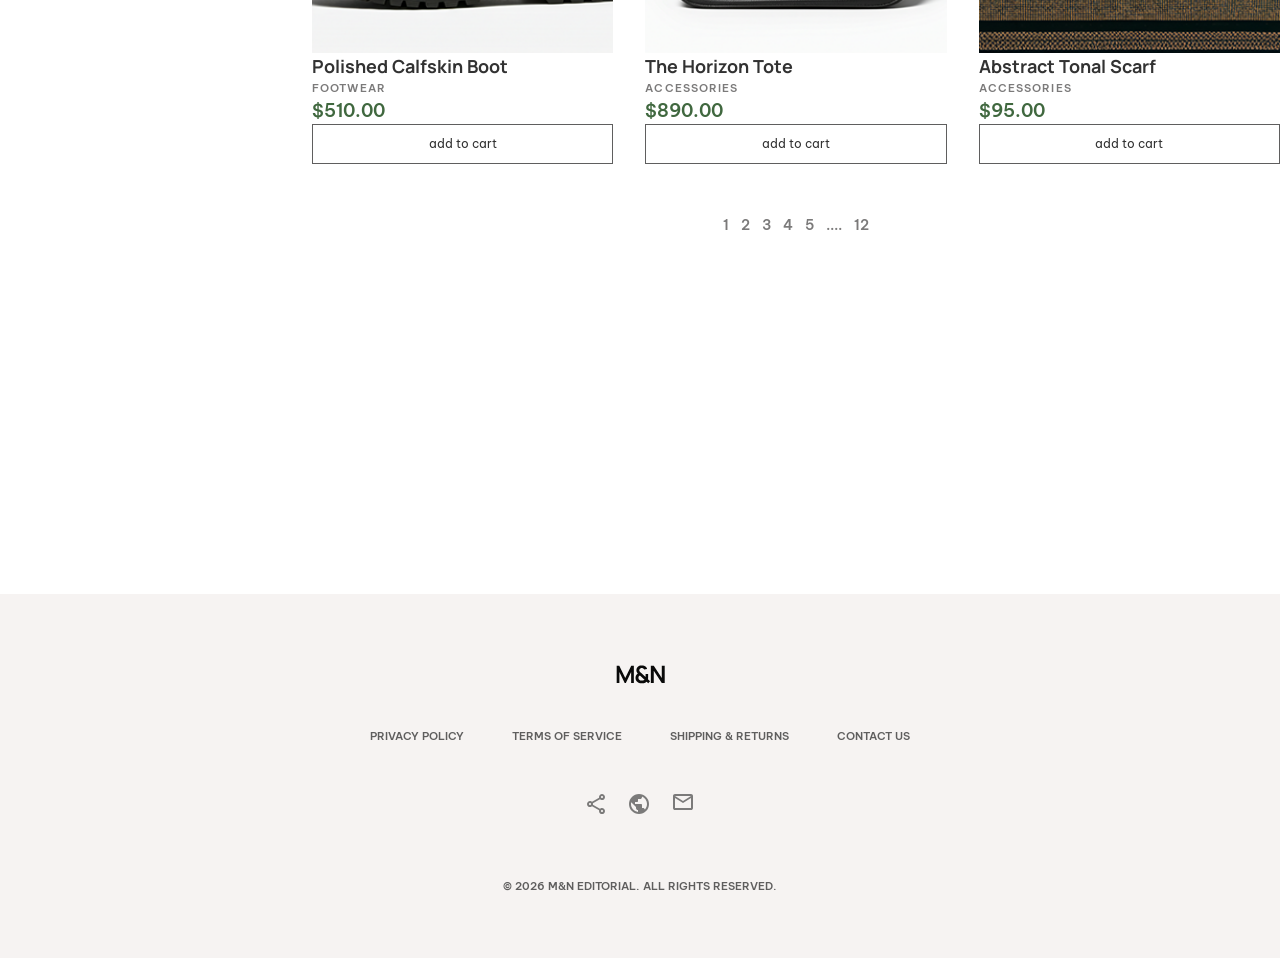
<file: Product-listing.html>
<!DOCTYPE html>
<html lang="en">

<head>
    <meta charset="UTF-8">
    <meta name="viewport" content="width=device-width, initial-scale=1.0">
    <title>Product Listing</title>
    <link rel="stylesheet" href="./assets/output.css">
    <link rel="preconnect" href="https://fonts.googleapis.com">
    <link rel="preconnect" href="https://fonts.gstatic.com" crossorigin>
    <link
        href="https://fonts.googleapis.com/css2?family=Be+Vietnam+Pro:ital,wght@0,100;0,200;0,300;0,400;0,500;0,600;0,700;0,800;0,900;1,100;1,200;1,300;1,400;1,500;1,600;1,700;1,800;1,900&display=swap"
        rel="stylesheet">
    <link rel="preconnect" href="https://fonts.googleapis.com">
    <link rel="preconnect" href="https://fonts.gstatic.com" crossorigin>
    <link href="https://fonts.googleapis.com/css2?family=Manrope:wght@200..800&display=swap" rel="stylesheet">
</head>

<body>

    <header class="py-[24px] md:py-[18px] fixed  top-0 left-0  w-full bg-white z-10 ">
        <div class="container mx-auto flex items-center justify-between ">
            <div class="menue block lg:hidden">
                <a href="#"><img class="w-6 md:hidden" src="assets/imgs/menue.svg" alt="Menue"></a>
            </div>
            <div class="logo">
                <img src="assets/imgs/logo-mn.svg" alt="Logo">
            </div>
            <nav class="list hidden md:block">
                <ul class="flex gap-[30px] text-[16px] ">
                    <li><a class="font-body text-[#323232] hover:text-[#A8D5A2] transition" href="./index.html">HOME</a></li>
                    <li><a class="font-body text-[#323232] hover:text-[#A8D5A2] transition" href="./Product-listing.html">COLLECTIONS</a>
                    </li>
                    <li><a class="font-body text-[#323232] hover:text-[#A8D5A2] transition" href="./single-product.html">NEW ARRIVALS</a>
                    </li>
                    <li><a class="font-body text-[#323232] hover:text-[#A8D5A2] transition" href="#">SHOP</a></li>
                    <li><a class="font-body text-[#323232] hover:text-[#A8D5A2] transition" href="#">ABOUT M&N</a></li>
                </ul>
            </nav>
            <div class="gap-[22px] flex">
                <div class="hidden md:block">
                    <input type="text" placeholder="Search"
                        class=" text-[12px] font-family-body text-[#7B7A7A] bg-[#F6F3F2] py-[9px] px-[24px] rounded-lg outline-none">
                    </input>
                    <div class="relative">
                        <a href="#" class="absolute bottom-4 right-1.5 ">
                            <img src="./assets/imgs/search-icon.svg" alt="Search Icon">
                        </a>
                    </div>
                </div>
                <div class="icons flex gap-[25.5px]">
                    <a class="hidden md:block" href="#"><img src="assets/imgs/heart.svg" alt="Cart"></a>
                    <a class="Wishlist  " href="./cart-page.html"><img src="assets/imgs/cart2.svg" alt="Wishlist"></a>
                </div>

            </div>

    </header>

    <section class=" mt-20">
        <div class="container mx-auto  flex gap-[32px]">
            <div class="w-[280px] shrink-0">
                <div class="mb-[4px]">
                    <h2 class="text-[#0A0A0A] font-family-heading font-bold text-[14px] lg:text-[18px]">
                        Filter By Category
                    </h2>
                </div>
                <div>
                    <p class=" text-[11px] lg:text-[12px] text-[#5F5E5E] font-family-body font-semibold">
                        REFINE YOUR SELECTION
                    </p>
                </div>
                <div class="mb-2 mt-[24px]">
                    <input type="text" placeholder="Apparel"
                        class="text-[10px] lg:text-[14px] font-family-body text-[#A8D5A2] bg-[#F6F3F2] py-3 px-[24px] rounded-lg outline-none">

                </div>
                <div class="mb-[40px] ">
                    <ul class=" gap-2 ">
                        <li><a class="font-family-body text-[10px] lg:text-[12px] text-[#323232] hover:text-[#A8D5A2] transition"
                                href="#">Accessories</a></li>
                        <li><a class="font-family-body text-[10px] lg:text-[12px] text-[#323232] hover:text-[#A8D5A2] transition"
                                href="#">Footwear</a></li>
                        <li><a class="font-family-body text-[10px] lg:text-[12px] text-[#323232] hover:text-[#A8D5A2] transition"
                                href="#">Jewelry</a></li>
                        <li><a class="font-family-body text-[10px] lg:text-[12px] text-[#323232] hover:text-[#A8D5A2] transition"
                                href="#">Limited Edition</a></li>
                    </ul>
                </div>

                <div class="">
                    <h2 class="text-[12px] lg:text-[14px] text-[#323232] font-family-heading font-bold">
                        SIZE
                    </h2>
                    <div class="mt-[16px] mb-10">
                        <button
                            class="text-[12px] lg:text-[14px] inline-block px-[11px] py-[8px] border border-[#E6E1DE] text-[#323232] text-[#323232] bg-white hover:text-white hover:bg-[#40683F] transition duration-300 "><a
                                href="#">S</a></button>
                        <button
                            class="text-[12px] lg:text-[14px] inline-block px-[11.5px] py-[8px] border border-[#E6E1DE] text-[#323232] text-[#323232] bg-white hover:text-white hover:bg-[#40683F] transition duration-300 "><a
                                href="#">M</a></button>
                        <button
                            class="text-[12px] lg:text-[14px] inline-block px-[11px] py-[8px] border border-[#E6E1DE] text-[#323232] text-[#323232] bg-white hover:text-white hover:bg-[#40683F] transition duration-300 "><a
                                href="#">L</a></button>
                        <button
                            class="text-[12px] lg:text-[14px] inline-block px-[9px] py-[9.4px] border border-[#E6E1DE] text-[#323232] text-[#323232] bg-white hover:text-white hover:bg-[#40683F] transition duration-300 "><a
                                href="#">XL</a></button>
                    </div>
                </div>
                <div>
                    <h2 class="text-[12px] lg:text-[14px] text-[#323232] font-family-heading font-bold">
                        COLORS
                    </h2>
                    <div class="mt-[16px] mb-[40px]">
                        <ul class="flex gap-[12px]">
                            <li><a href="#"><img src="./assets/imgs/لون-اسود.svg" alt="Black Color"></a></li>
                            <li><a href="#"><img src="./assets/imgs/لون-ابيض.svg" alt="White Color"></a></li>
                            <li><a href="#"><img src="./assets/imgs/لون-اخضر.svg" alt="Green Color"></a></li>
                            <li><a href="#"><img src="./assets/imgs/لون-سكني.svg" alt="Red Color"></a></li>
                            <li><a href="#"><img src="./assets/imgs/لون-نيلي.svg" alt="Blue Color"></a></li>
                        </ul>
                    </div>
                </div>
                <div>
                    <h2 class="text-[12px] lg:text-[14px] text-[#323232] font-family-heading font-bold">
                        PRICE RANGE
                    </h2>
                    <div class="mt-4 mb-14">
                        <a href="#"><img class=" h-10" src="./assets/imgs/praice-range.svg" alt="Price Range"></a>
                    </div>
                </div>
                <div>
                    <button
                        class="py-[12px] px-[62.42px] bg-white text-[10px] lg:text-[11px] font-family-body font-semibold inline-block border border-[#5F5E5E] hover:text-white hover:bg-[#5F5E5E] transition duration-300">CLEAR
                        ALL FILTERS</button>
                </div>
            </div>
            <div class="flex-1 w-full">
                <div class="mb-[8px]">
                    <h1 class="text-[#323232] text-[20px] lg:text-[36px] font-family-heading font-bold">Curated Apparel</h1>
                </div>
                <div class="mb-[48px] flex gap-[240px] hidden md:block md:flex">
                    <p class="text-[#5F5F5F] text-[14px] font-family-body">Exploring the intersection of architectural
                        form and textile
                        fluidity. Autumn/Winter 2024 Collection.
                    </p>
                    <div>
                        <spam class="text-[#7B7A7A] text-[12px] font-family-body tracking-[1.2px] ">SORT BY:</spam>
                        <samp class="text-[#323232] text-[14px] font-family-body font-semibold">Newest Arrivals</samp>
                    </div>
                </div>

                <div class="grid lg:grid-cols-3 gap-[32px] mb-[48px] grid-cols-1">
                    <div>
                        <img class="w-full h-auto" src="./assets/imgs/برودكت-ليستنج-جكيت-اسود.png" alt="Product 1">
                        <div class="flex flex-col bg-white">
                            <h2 class="text-[#323232] text-[14px] lg:text-[18px] font-family-heading font-bold">Architectural Wool Coat
                            </h2>
                            <samp
                                class="text-[#7B7A7A] text-[8px] lg:text-[11px] font-family-body font-semibold tracking-[1.1px]">WINTER
                                ESSENTIALS</samp>
                            <span class="text-[#40683F] text-[14px] lg:text-[18px] font-family-body font-semibold">$425.00</span>
                            <div class="items-center justify-center ">
                                <button
                                    class="w-full py-[10px] px-[48px] text-[#323232] text-[10px] lg:text-[12px] border border-[#5F5E5E] hover:text-white hover:bg-[#5F5E5E] transition duration-300">add
                                    to cart</button>
                            </div>
                        </div>
                    </div>
                    <div>
                      <img class="w-full h-auto" src="./assets/imgs/Black-silk-t-shirt.png" alt="Product 1">
                       <div class="flex flex-col">
                         <h2 class="text-[#323232] text-[14px] lg:text-[18px] font-family-heading font-bold">Raw Silk Minimal Tee

                         </h2>
                         <samp class="text-[#7B7A7A] text-[8px] lg:text-[11px] font-family-body font-semibold tracking-[1.1px]">BASICS
                         </samp>
                         <span class="text-[#40683F] text-[14px] lg:text-[18px] font-family-body font-semibold">$120.00</span>
                            <div class="items-center justify-center ">
                             <button
                                class="w-full py-[10px] px-[48px] text-[#323232] text-[10px] lg:text-[12px]  border border-[#5F5E5E] hover:text-white hover:bg-[#5F5E5E] transition duration-300">add
                                to cart</button>
                             </div> 
                       </div>
                    </div>
                    <div>
                        <img class="w-full h-auto" src="./assets/imgs/product-listingiبلازير-زهري.png" alt="Product 1">
                        <div class="flex flex-col">
                            <h2 class="text-[#323232] text-[14px] lg:text-[18px] font-family-heading font-bold">Structured Linen Blazer
                            </h2>
                            <samp
                                class="text-[#7B7A7A] text-[8px] lg:text-[11px] font-family-body font-semibold tracking-[1.1px]">TAILORING
                               </samp>
                            <span class="text-[#40683F] text-[14px] lg:text-[18px] font-family-body font-semibold">$285.00</span>
                            <div class="items-center justify-center ">
                                <button
                                    class="w-full py-[10px] px-[48px] text-[#323232] text-[10px] lg:text-[12px] border border-[#5F5E5E] hover:text-white hover:bg-[#5F5E5E] transition duration-300">add
                                    to cart
                                </button>
                            </div>
                        </div> 
                    </div>
                        <div>
                            <img class="w-full h-auto" src="./assets/imgs/برودكت-ليستنج-بلوزة-وردية.png" alt="Product 1">
                            <div class="flex flex-col">
                                <h2 class="text-[#323232] text-[14px] lg:text-[18px] font-family-heading font-bold">
                                    Cashmere Mock-Neck
                                </h2>
                                <samp
                                    class="text-[#7B7A7A] text-[8px] lg:text-[11px] font-family-body font-semibold tracking-[1.1px]">KNITWEAR
                                   </samp>
                                <span class="text-[#40683F] text-[14px] lg:text-[18px] font-family-body font-semibold">$195.00</span>
                                <div class="items-center justify-center ">
                                    <button
                                        class="w-full py-[10px] px-[48px] text-[#323232] text-[10px] lg:text-[12px] border border-[#5F5E5E] hover:text-white hover:bg-[#5F5E5E] transition duration-300">add
                                        to cart
                                    </button>
                                </div>
                            </div>
                        </div>
                        <div>
                            <img class="w-full h-auto" src="./assets/imgs/برودكت-ليستنج-جيينس.png" alt="Product 1">
                            <div class="flex flex-col">
                                <h2 class="text-[#323232] text-[14px] lg:text-[18px] font-family-heading font-bold">
                                   Straight Leg Selvedge
                                </h2>
                                <samp
                                    class="text-[#7B7A7A] text-[8px] lg:text-[11px] font-family-body font-semibold tracking-[1.1px]">DENIM
                                   </samp>
                                <span class="text-[#40683F] text-[14px] lg:text-[18px] font-family-body font-semibold">$160.00</span>
                                <div class="items-center justify-center ">
                                    <button
                                        class="w-full py-[10px] px-[48px] text-[#323232] text-[10px] lg:text-[12px] border border-[#5F5E5E] hover:text-white hover:bg-[#5F5E5E] transition duration-300">add
                                        to cart</button>
                                </div>
                            </div>
                        </div>
                        <div>
                            <img class="w-full h-auto" src="./assets/imgs/برودكت-ليستنج-قميص-كحلي.png" alt="Product 1">
                            <div class="flex flex-col">
                                <h2 class="text-[#323232] text-[14px] lg:text-[18px] font-family-heading font-bold">
                                    Sculptural White Poplin
                                </h2>
                                <samp
                                    class="text-[#7B7A7A] text-[8px] lg:text-[11px] font-family-body font-semibold tracking-[1.1px]">SHIRTS
                                    </samp>
                                <span class="text-[#40683F] text-[14px] lg:text-[18px] font-family-body font-semibold">$145.00</span>
                                <div class="items-center justify-center ">
                                    <button
                                        class="w-full py-[10px] px-[48px] text-[#323232] text-[10px] lg:text-[12px] border border-[#5F5E5E] hover:text-white hover:bg-[#5F5E5E] transition duration-300">add
                                        to cart</button>
                                </div>
                            </div>
                        </div> 
                         <div>
                            <img class="w-full h-auto" src="./assets/imgs/برودكت-ليستنج-حذاء.png" alt="Product 1">
                            <div class="flex flex-col">
                                <h2 class="text-[#323232] text-[14px] lg:text-[18px] font-family-heading font-bold"> 
                                    Polished Calfskin Boot      
                                </h2>
                                <samp
                                    class="text-[#7B7A7A] text-[8px] lg:text-[11px] font-family-body font-semibold tracking-[1.1px]">FOOTWEAR
                                    </samp>
                                <span class="text-[#40683F] text-[14px] lg:text-[18px] font-family-body font-semibold">$510.00</span>
                                <div class="items-center justify-center ">
                                    <button
                                        class="w-full py-[10px] px-[48px] text-[#323232] text-[10px] lg:text-[12px] border border-[#5F5E5E] hover:text-white hover:bg-[#5F5E5E] transition duration-300">add
                                        to cart</button>
                                </div>
                            </div>
                        </div> 
                         <div>
                            <img class="w-full h-auto" src="./assets/imgs/برودكت-ليستنج-حقيبة.png" alt="Product 1">
                            <div class="flex flex-col">
                                <h2 class="text-[#323232] text-[14px] lg:text-[18px] font-family-heading font-bold">The Horizon Tote
                                   
                                </h2>
                                <samp
                                    class="text-[#7B7A7A] text-[8px] lg:text-[11px] font-family-body font-semibold tracking-[1.1px]">ACCESSORIES
                                    </samp>
                                <span class="text-[#40683F] text-[14px] lg:text-[18px] font-family-body font-semibold">$890.00</span>
                                <div class="items-center justify-center ">
                                    <button
                                        class="w-full py-[10px] px-[48px] text-[#323232] text-[10px] lg:text-[12px] border border-[#5F5E5E] hover:text-white hover:bg-[#5F5E5E] transition duration-300">add
                                        to cart</button>
                                </div>
                            </div>
                        </div> 
                         <div>
                            <img class="w-full h-auto" src="./assets/imgs/برودكت-ليستنج-قماش.png" alt="Product 1">
                            <div class="flex flex-col">
                                <h2 class="text-[#323232] text-[14px] lg:text-[18px] font-family-heading font-bold">Abstract Tonal Scarf        
                                </h2>
                                <samp
                                    class="text-[#7B7A7A] text-[8px] lg:text-[11px] font-family-body font-semibold tracking-[1.1px]">ACCESSORIES
                                    </samp>
                                <span class="text-[#40683F] text-[14px] lg:text-[18px] font-family-body font-semibold">$95.00</span>
                                <div class="items-center justify-center ">
                                    <button
                                        class="w-full py-[10px] px-[48px] text-[#323232] text-[10px] lg:text-[12px] border border-[#5F5E5E] hover:text-white hover:bg-[#5F5E5E] transition duration-300">add
                                        to cart</button>
                                </div>
                            </div>
                        </div>
                    </div> 
                    <div class="mt-[48px] mb-89.5">
                        <ul class="flex gap-[12px] justify-center">
                            <li><a class="text-[#7B7A7A] text-[14px] font-family-body font-semibold hover:text-white hover:bg-black hover:py-[4px] hover:px-[4px]" href="#">1</a></li>
                            <li><a class="text-[#7B7A7A] text-[14px] font-family-body font-semibold hover:text-white hover:bg-black hover:py-[4px] hover:px-[4px]" href="#">2</a></li>
                            <li><a class="text-[#7B7A7A] text-[14px] font-family-body font-semibold hover:text-white hover:bg-black hover:py-[4px] hover:px-[4px]" href="#">3</a></li>
                            <li><a class="text-[#7B7A7A] text-[14px] font-family-body font-semibold hover:text-white hover:bg-black hover:py-[4px] hover:px-[4px]" href="#">4</a></li>
                            <li><a class="text-[#7B7A7A] text-[14px] font-family-body font-semibold hover:text-white hover:bg-black hover:py-[4px] hover:px-[4px]" href="#">5</a></li> 
                            <li><a class="text-[#7B7A7A] text-[14px] font-family-body font-semibold hover:text-white hover:bg-black hover:py-[4px] hover:px-[4px]" href="#">....</a></li> 
                            <li><a class="text-[#7B7A7A] text-[14px] font-family-body font-semibold hover:text-white hover:bg-black hover:py-[4px] hover:px-[4px]" href="#">12</a></li>
                        </ul>
                    </div>
                </div>
    </section>  
      <footer class="bg-[#F6F3F2]">
        <div class="items-center">
            <div class="container mx-auto flex flex-col items-center text-center  ">
                <div class="mt-[64px]">
                    <img class="" src="./assets/imgs/logo-mn.svg" />
                </div>
                <div class="mt-[32px]">
                    <ul class="md:flex gap-[48px]">
                        <li><a class="text-[#5F5E5E] font-family-body font-semibold text-[11px]" href="#">PRIVACY
                                POLICY</a></li>
                        <li><a class="text-[#5F5E5E] font-family-body font-semibold text-[11px]" href="#">TERMS OF
                                SERVICE</a></li>
                        <li><a class="text-[#5F5E5E] font-family-body font-semibold text-[11px]" href="#">SHIPPING &
                                RETURNS</a></li>
                        <li><a class="text-[#5F5E5E] font-family-body font-semibold text-[11px]" href="#">CONTACT US</a>
                        </li>
                    </ul>
                </div>
                <div class="flex justify-center gap-[24px] mt-[48px] mb-[64px]">
                    <a href="#"><img src="./assets/imgs/footer-share.svg" /></a>
                    <a href="#"><img src="./assets/imgs/footer world.svg" /></a>
                    <a href="#"><img src="./assets/imgs/footer-massege.svg" /></a>
                </div>
                <div class="mb-[64px]">
                    <p class="text-[#5F5E5E] text-[11px] font-family-body font-semibold">© 2026 M&N EDITORIAL. ALL
                        RIGHTS RESERVED.</p>
                </div>

            </div>
        </div>
    </footer> 



</body>

</html>
</file>
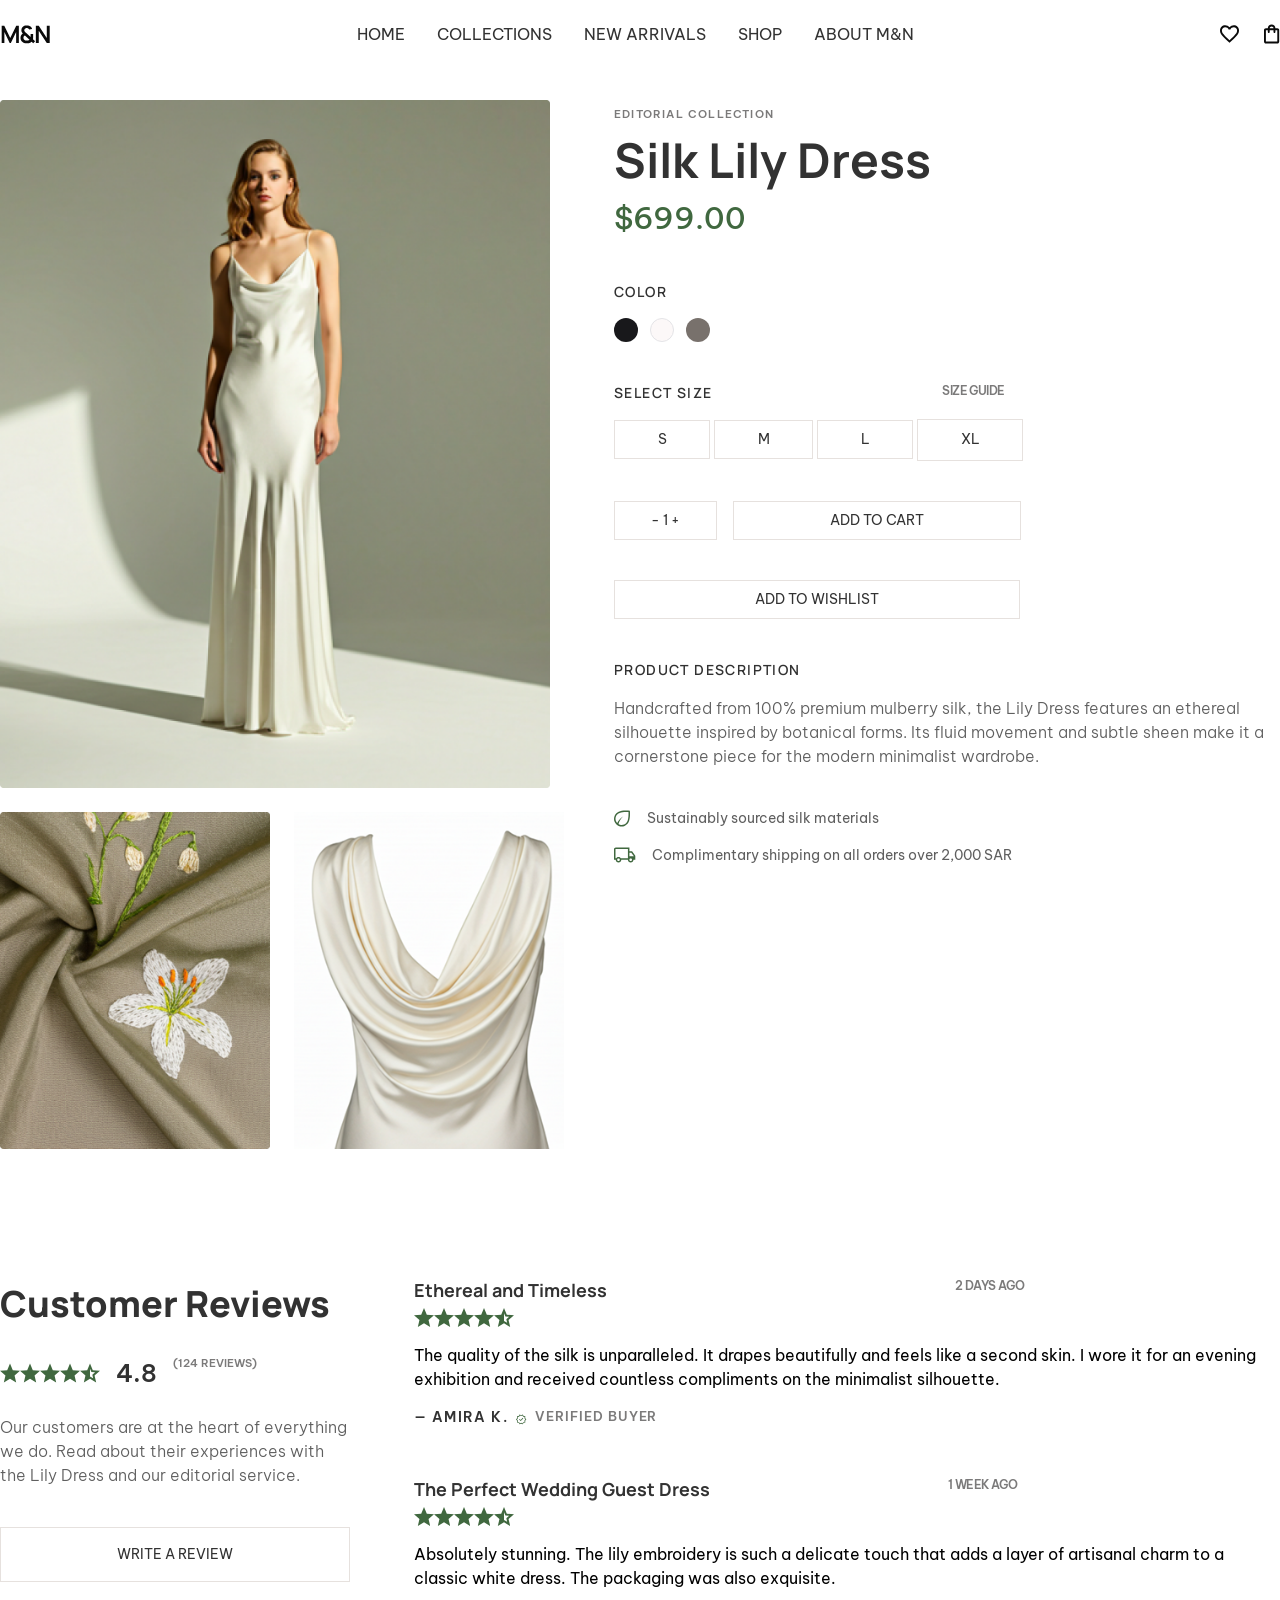
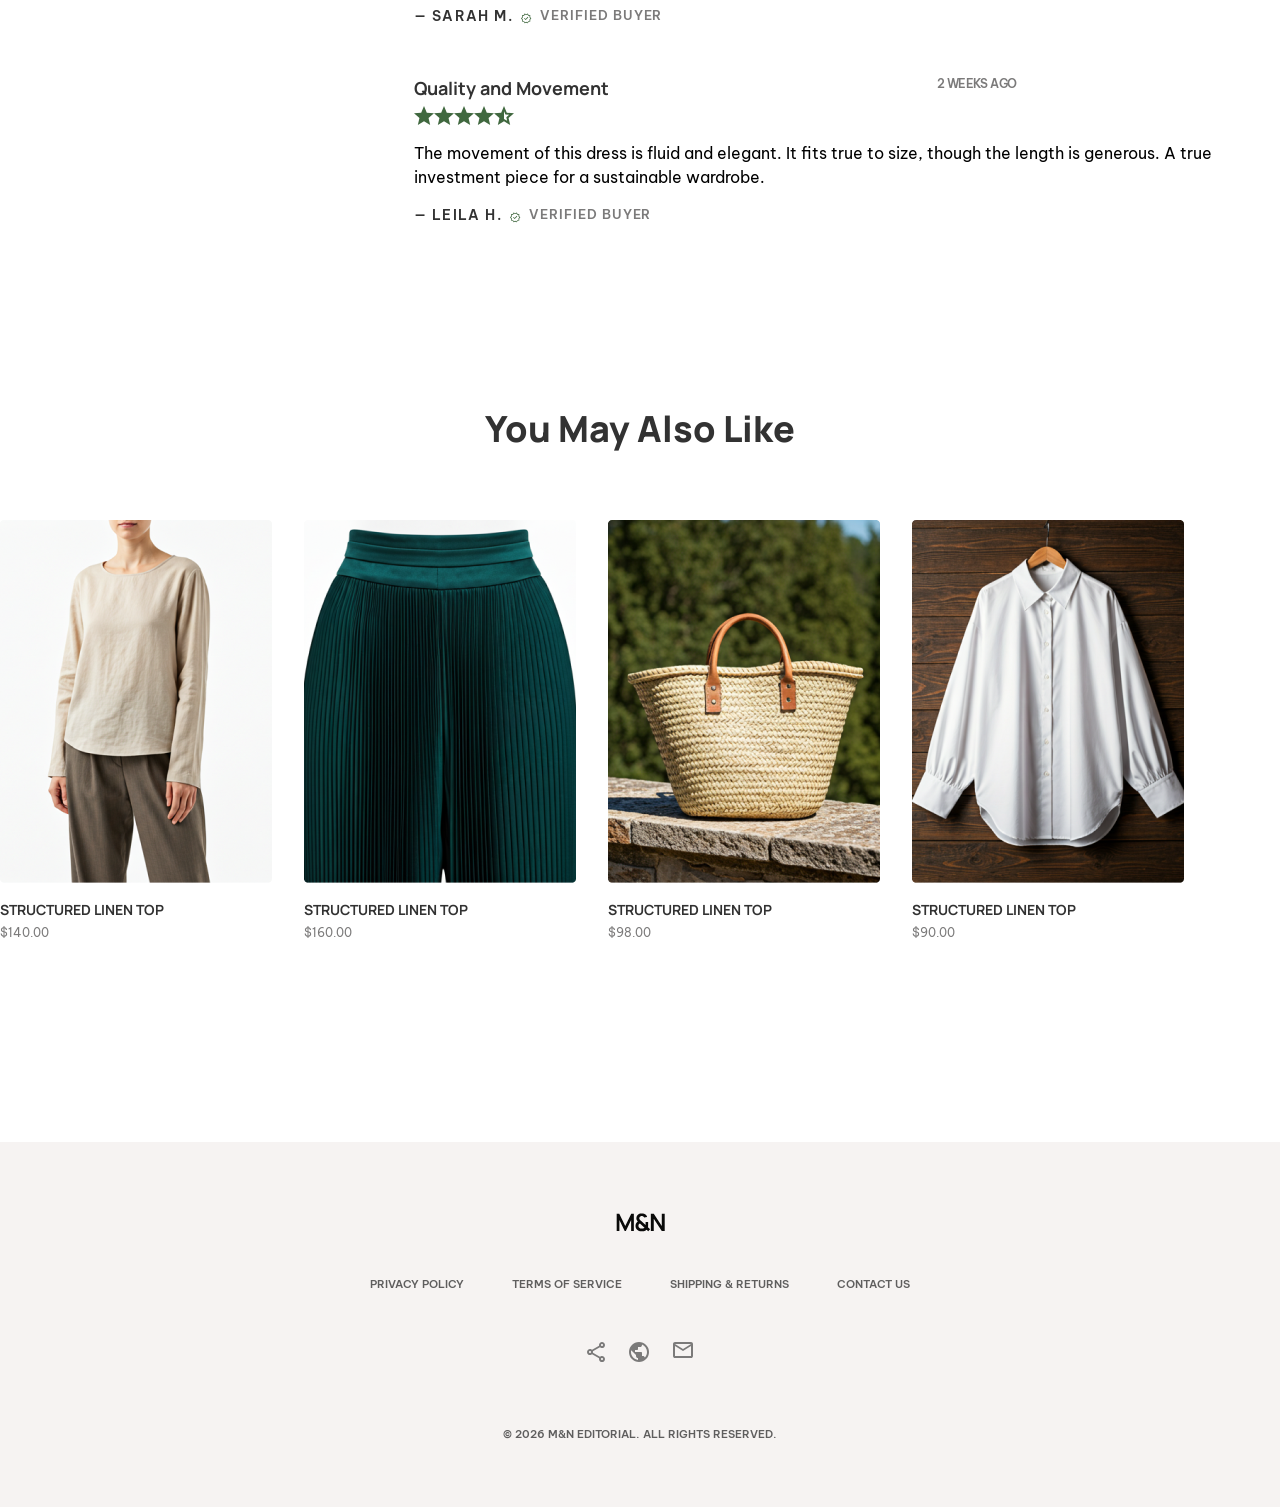
<file: single-product.html>
<!DOCTYPE html>
<html lang="en">

<head>
    <meta charset="UTF-8">
    <meta name="viewport" content="width=device-width, initial-scale=1.0">
    <title>Single Product Page</title>
    <link rel="stylesheet" href="./assets/output.css">
    <link rel="preconnect" href="https://fonts.googleapis.com">
    <link rel="preconnect" href="https://fonts.gstatic.com" crossorigin>
    <link
        href="https://fonts.googleapis.com/css2?family=Be+Vietnam+Pro:ital,wght@0,100;0,200;0,300;0,400;0,500;0,600;0,700;0,800;0,900;1,100;1,200;1,300;1,400;1,500;1,600;1,700;1,800;1,900&display=swap"
        rel="stylesheet">
    <link rel="preconnect" href="https://fonts.googleapis.com">
    <link rel="preconnect" href="https://fonts.gstatic.com" crossorigin>
    <link href="https://fonts.googleapis.com/css2?family=Manrope:wght@200..800&display=swap" rel="stylesheet">
</head>

<body>
    <header class="py-[24px] md:py-[18px] fixed top-0 left-0  w-full bg-white z-10">
        <div class="container mx-auto flex items-center justify-between">
            <div class="menue block lg:hidden">
                <a href="#"><img class="w-6 md:hidden" src="assets/imgs/menue.svg" alt="Menue"></a>
            </div>
            <div class="logo">
                <img src="assets/imgs/logo-mn.svg" alt="Logo">
            </div>
            <nav class="list hidden md:block">
                <ul class="flex gap-[32px] text-[16px] ">
                    <li><a class="font-body text-[#323232] hover:text-[#A8D5A2] transition" href="./index.html">HOME</a>
                    </li>
                    <li><a class="font-body text-[#323232] hover:text-[#A8D5A2] transition"
                            href="./Product-listing.html">COLLECTIONS</a>
                    </li>
                    <li><a class="font-body text-[#323232] hover:text-[#A8D5A2] transition" href="./single-product.html">NEW ARRIVALS</a>
                    </li>
                    <li><a class="font-body text-[#323232] hover:text-[#A8D5A2] transition" href="#">SHOP</a></li>
                    <li><a class="font-body text-[#323232] hover:text-[#A8D5A2] transition" href="#">ABOUT M&N</a></li>
                </ul>
            </nav>
            <div class="icons flex gap-[25.5px]">
                <a href="#"><img src="assets/imgs/heart.svg" alt="Cart"></a>
                <a class="Wishlist hidden md:block " href="./cart-page.html"><img src="assets/imgs/cart.svg" alt="Wishlist"></a>
            </div>

        </div>

    </header>

    <section class=" mt-25 mb-32">
        <div class="container mx-auto md:flex gap-16">
            <div class="w-[550px] shrink-0">
                <div>
                    <img src="./assets/imgs/فستان بيج سنجل برو.png" alt="Product Image">
                </div>
                <div class="w-67.5 flex gap-6 mt-6">
                    <img src="./assets/imgs/قماش-مورد-سنجل-برو.png" alt="Product Image">
                    <img src="./assets/imgs/single-pro-بلوزة.png" alt="Product Image">
                </div>
            </div>
            <div class="flex-1 w-full">
                <div class="gap-[8px]">
                    <samp class="text-[#7B7A7A] text-[11px] font-family-body font-semibold tracking-[1.2px]">EDITORIAL
                        COLLECTION</samp>
                    <h1 class="text-[#323232] text-[48px] font-family-heading font-bold">Silk Lily Dress</h1>
                    <samp class="text-[#40683F] text-[30px] font-family-body font-medium">$699.00</samp>
                </div>
                <div class="mt-[40px] mb-[40px]">
                    <h2 class="text-[#323232] text-[14px] font-family-body font-semibold tracking-[1.4px]">COLOR</h2>
                    <div class="mt-[16px] ">
                        <ul class="flex gap-[12px]">
                            <li><a href="#"><img src="./assets/imgs/لون-اسود.svg" alt="Black Color"></a></li>
                            <li><a href="#"><img src="./assets/imgs/لون-ابيض.svg" alt="White Color"></a></li>
                            <li><a href="#"><img src="./assets/imgs/لون-سكني.svg" alt="Red Color"></a></li>
                        </ul>
                    </div>
                </div>
                <div class="mb-10">
                    <div class="flex gap-[230px]">
                        <h2 class="text-[#323232] text-[14px] font-family-body font-semibold tracking-[1.4px]">SELECT
                            SIZE</h2>
                        <p class="text-[#7B7A7A] text-[12px] font-family-body font-semibold tracking-[-0.6px]">SIZE
                            GUIDE</p>
                    </div>
                    <div class="mt-[16px] ">
                        <button
                            class="text-[12px] lg:text-[14px] inline-block px-[42.5px] py-[8px] border border-[#E6E1DE] text-[#323232] text-[#323232] bg-white hover:text-white hover:bg-[#40683F] transition duration-300 "><a
                                href="#">S</a></button>
                        <button
                            class="text-[12px] lg:text-[14px] inline-block px-[42.5px] py-[8px] border border-[#E6E1DE] text-[#323232] text-[#323232] bg-white hover:text-white hover:bg-[#40683F] transition duration-300 "><a
                                href="#">M</a></button>
                        <button
                            class="text-[12px] lg:text-[14px] inline-block px-[42.5px] py-[8px] border border-[#E6E1DE] text-[#323232] text-[#323232] bg-white hover:text-white hover:bg-[#40683F] transition duration-300 "><a
                                href="#">L</a></button>
                        <button
                            class="text-[12px] lg:text-[14px] inline-block px-[42.5px] py-[9.4px] border border-[#E6E1DE] text-[#323232] text-[#323232] bg-white hover:text-white hover:bg-[#40683F] transition duration-300 "><a
                                href="#">XL</a></button>
                    </div>
                </div>
                <div>
                    <div class="gap-4 flex mb-6 ">
                        <button>
                            <a href="#"
                                class="text-[12px] lg:text-[14px] inline-block px-[36px] py-[8px] border border-[#E6E1DE] text-[#323232] text-[#323232] bg-white hover:text-white hover:bg-[#40683F] transition duration-300 ">-
                                1 +</a>
                        </button>
                        <button>
                            <a href="./cart-page.html"
                                class="text-[12px] lg:text-[14px] inline-block px-[96px] py-[8px] border border-[#E6E1DE] text-[#323232] text-[#323232] bg-white hover:text-white hover:bg-[#40683F] transition duration-300 ">ADD
                                TO CART</a>
                        </button>
                    </div>
                    <div>
                        <button>
                            <a href="#"
                                class="text-[12px] lg:text-[14px] inline-block px-[140px] py-[8px] border border-[#E6E1DE] text-[#323232] text-[#323232] bg-white hover:text-white hover:bg-[#40683F] transition duration-300 mt-4">ADD
                                TO WISHLIST</a>
                        </button>
                    </div>
                </div>
                <div class="mt-[40px]">
                    <div class="gap-4 flex flex-col">
                        <h2 class="text-[#323232] text-[14px] font-family-body font-semibold tracking-[1.4px]">PRODUCT
                            DESCRIPTION </h2>
                        <p class="text-[#5F5F5F] text-[16px] font-family-body font-light">Handcrafted from 100% premium
                            mulberry silk, the Lily
                            Dress features an ethereal silhouette inspired by botanical
                            forms. Its fluid movement and subtle sheen make it a
                            cornerstone piece for the modern minimalist wardrobe.
                        </p>
                    </div>
                    <div class="mt-[40px] flex flex-col gap-[16px]">
                        <div class="flex gap-[16px]">
                            <img src="./assets/imgs/ورقة-شجر.svg" alt="Product Image">
                            <p class="text-[#5F5F5F] text-[14px] font-family-body">Sustainably sourced silk materials
                            </p>
                        </div>
                        <div class="flex gap-[16px]">
                            <img src="./assets/imgs/شاحنة.svg" alt="Product Image">
                            <p class="text-[#5F5F5F] text-[14px] font-family-body">Complimentary shipping on all orders
                                over 2,000 SAR</p>
                        </div>
                    </div>
                </div>
            </div>
        </div>
    </section>
    <section class="mb-32">
        <div class="container mx-auto md:flex gap-16">
            <div class="w-[350px] skrink-0 gap-6 flex flex-col">
                <div class="">
                    <h2 class="text-[#323232] text-[36px] font-family-heading font-extrabold">Customer Reviews</h2>
                </div>
                <div class="flex gap-[16px]">
                    <img src="./assets/imgs/stars.svg" alt="Rating Stars">
                    <samp class="text-[#323232] text-[24px] font-family-body font-semibold">4.8</samp>
                    <p class="text-[#7B7A7A] text-[11px] font-family-body font-semibold ">(124 REVIEWS)
                    </p>
                </div>
                <p class="text-[#5F5F5F] text-[16px] font-family-body font-light">Our customers are at the heart of
                    everything
                    we do. Read about their experiences with the
                    Lily Dress and our editorial service.
                </p>
                <button
                    class="text-[12px] lg:text-[14px] inline-block px-[32px] py-[16px] border border-[#E6E1DE] text-[#323232] text-[#323232] bg-white hover:text-white hover:bg-[#40683F] transition duration-300 mt-4"><a
                        href="#">WRITE A REVIEW</a>
                </button>
            </div>

            <div class="flex-1 gap-[48px] ">
                <div class="flex gap-[348px]">
                    <h3 class="text-[#323232] text-[18px] font-family-heading font-bold">Ethereal and Timeless</h3>
                    <samp class="text-[#7B7A7A] text-[12px] font-family-body font-semibold tracking-[-0.6px]">2 DAYS
                        AGO</samp>
                </div>
                <img class="mt-1" src="./assets/imgs/stars.svg" alt="Rating Stars">
                <p class="mt-[16px]">The quality of the silk is unparalleled. It drapes beautifully and feels like a
                    second skin. I wore
                    it for
                    an evening exhibition and received countless compliments on the minimalist silhouette.
                </p>
                <div class="flex gap-[8px] mt-[16px] mb-[48px]">
                    <p class="text-[#323232] text-[14px] font-family-body font-semibold tracking-[1.4px]">— AMIRA K.</p>
                    <img class="mt-1" src="./assets/imgs/verified.svg" alt="Heart Icon">
                    <p class="text-[#7B7A7A] text-[13px] font-family-body font-semibold tracking-[0.96px]">VERIFIED
                        BUYER</p>
                </div>
                <div class="flex gap-[238px]">
                    <h3 class="text-[#323232] text-[18px] font-family-heading font-bold">The Perfect Wedding Guest Dress
                    </h3>
                    <samp class="text-[#7B7A7A] text-[12px] font-family-body font-semibold tracking-[-0.6px]">1 WEEK AGO
                    </samp>
                </div>
                <img class="mt-1" src="./assets/imgs/stars.svg" alt="Rating Stars">
                <p class="mt-[16px]">Absolutely stunning. The lily embroidery is such a delicate touch that adds a layer
                    of artisanal
                    charm to a classic white dress. The packaging was also exquisite.
                </p>
                <div class="flex gap-[8px] mt-[16px] mb-[48px]">
                    <p class="text-[#323232] text-[14px] font-family-body font-semibold tracking-[1.4px]">— SARAH M.</p>
                    <img class="mt-1" src="./assets/imgs/verified.svg" alt="Heart Icon">
                    <p class="text-[#7B7A7A] text-[13px] font-family-body font-semibold tracking-[0.96px]">VERIFIED
                        BUYER</p>
                </div>
                <div class="flex gap-[328px]">
                    <h3 class="text-[#323232] text-[18px] font-family-heading font-bold">Quality and Movement</h3>
                    <samp class="text-[#7B7A7A] text-[12px] font-family-body font-semibold tracking-[-0.6px]">2 WEEKS
                        AGO
                    </samp>
                </div>
                <img class="mt-1" src="./assets/imgs/stars.svg" alt="Rating Stars">
                <p class="mt-[16px]">The movement of this dress is fluid and elegant. It fits true to size, though the
                    length is generous. A
                    true investment piece for a sustainable wardrobe.
                </p>
                <div class="flex gap-[8px] mt-[16px] mb-[48px]">
                    <p class="text-[#323232] text-[14px] font-family-body font-semibold tracking-[1.4px]">— LEILA H.</p>
                    <img class="mt-1" src="./assets/imgs/verified.svg" alt="Heart Icon">
                    <p class="text-[#7B7A7A] text-[13px] font-family-body font-semibold tracking-[0.96px]">VERIFIED
                        BUYER</p>
                </div>

            </div>
        </div>
    </section>
    <section>
        <div class="container mx-auto">
            <div class="text-center">
                <h1 class="text-[#323232] text-[36px] font-family-heading font-extrabold">You May Also Like</h1>
            </div>
            <div class="md:flex gap-[32px] mt-[64px] mb-50">
                <div class="">
                    <img  src="./assets/imgs/طقم-بيج-سنجل-برو.png" alt="You May Also Like">
                    <div class="flex flex-col gap-[4px] mt-[16px]">
                        <h2 class="text-[#323232] text-[14px] font-family-heading font-bold">STRUCTURED LINEN TOP</h2>
                        <samp class="text-[#7B7A7A] text-[12px] font-family-body">$140.00</samp>
                    </div>
                </div> 
                 <div class="">
                    <img src="./assets/imgs/تنورة-خضراء-سنحل-برو.png" alt="You May Also Like">
                    <div class="flex flex-col gap-[4px] mt-[16px]">
                        <h2 class="text-[#323232] text-[14px] font-family-heading font-bold">STRUCTURED LINEN TOP</h2>
                        <samp class="text-[#7B7A7A] text-[12px] font-family-body">$160.00</samp>
                    </div>
                </div> 
                 <div class="">
                    <img src="./assets/imgs/شنتة-قش-سجل-بيج.png" alt="You May Also Like">
                    <div class="flex flex-col gap-[4px] mt-[16px]">
                        <h2 class="text-[#323232] text-[14px] font-family-heading font-bold">STRUCTURED LINEN TOP</h2>
                        <samp class="text-[#7B7A7A] text-[12px] font-family-body">$98.00</samp>
                    </div>
                </div> 
                 <div class="">
                    <img src="./assets/imgs/قميص-ابيض-سنجل-بيج.png" alt="You May Also Like">
                    <div class="flex flex-col gap-[4px] mt-[16px]">
                        <h2 class="text-[#323232] text-[14px] font-family-heading font-bold">STRUCTURED LINEN TOP</h2>
                        <samp class="text-[#7B7A7A] text-[12px] font-family-body">$90.00</samp>
                    </div>
                </div>
            </div>


        </div>
    </section> 
    <footer class="bg-[#F6F3F2]">
        <div class="items-center">
            <div class="container mx-auto flex flex-col items-center text-center  ">
                <div class="mt-[64px]">
                    <img class="" src="./assets/imgs/logo-mn.svg" />
                </div>
                <div class="mt-[32px]">
                    <ul class="md:flex gap-[48px]">
                        <li><a class="text-[#5F5E5E] font-family-body font-semibold text-[11px]" href="#">PRIVACY
                                POLICY</a></li>
                        <li><a class="text-[#5F5E5E] font-family-body font-semibold text-[11px]" href="#">TERMS OF
                                SERVICE</a></li>
                        <li><a class="text-[#5F5E5E] font-family-body font-semibold text-[11px]" href="#">SHIPPING &
                                RETURNS</a></li>
                        <li><a class="text-[#5F5E5E] font-family-body font-semibold text-[11px]" href="#">CONTACT US</a>
                        </li>
                    </ul>
                </div>
                <div class="flex justify-center gap-[24px] mt-[48px] mb-[64px]">
                    <a href="#"><img src="./assets/imgs/footer-share.svg" /></a>
                    <a href="#"><img src="./assets/imgs/footer world.svg" /></a>
                    <a href="#"><img src="./assets/imgs/footer-massege.svg" /></a>
                </div>
                <div class="mb-[64px]">
                    <p class="text-[#5F5E5E] text-[11px] font-family-body font-semibold">© 2026 M&N EDITORIAL. ALL
                        RIGHTS RESERVED.</p>
                </div>

            </div>
        </div>
    </footer>


</body>

</html>
</file>
<file: assets/output.css>
/*! tailwindcss v4.2.4 | MIT License | https://tailwindcss.com */
@layer properties;
@layer theme, base, components, utilities;
@layer theme {
  :root, :host {
    --font-sans: ui-sans-serif, system-ui, sans-serif, "Apple Color Emoji",
      "Segoe UI Emoji", "Segoe UI Symbol", "Noto Color Emoji";
    --font-mono: ui-monospace, SFMono-Regular, Menlo, Monaco, Consolas, "Liberation Mono",
      "Courier New", monospace;
    --color-gray-300: oklch(87.2% 0.01 258.338);
    --color-black: #000;
    --color-white: #fff;
    --spacing: 0.25rem;
    --font-weight-light: 300;
    --font-weight-normal: 400;
    --font-weight-medium: 500;
    --font-weight-semibold: 600;
    --font-weight-bold: 700;
    --font-weight-extrabold: 800;
    --radius-xs: 0.125rem;
    --radius-md: 0.375rem;
    --radius-lg: 0.5rem;
    --radius-2xl: 1rem;
    --radius-3xl: 1.5rem;
    --default-transition-duration: 150ms;
    --default-transition-timing-function: cubic-bezier(0.4, 0, 0.2, 1);
    --default-font-family: var(--font-sans);
    --default-mono-font-family: var(--font-mono);
    --font-family-body: 'Be Vietnam Pro', sans-serif;
    --font-family-heading: 'Manrope', sans-serif;
  }
}
@layer base {
  *, ::after, ::before, ::backdrop, ::file-selector-button {
    box-sizing: border-box;
    margin: 0;
    padding: 0;
    border: 0 solid;
  }
  html, :host {
    line-height: 1.5;
    -webkit-text-size-adjust: 100%;
    tab-size: 4;
    font-family: var(--default-font-family, ui-sans-serif, system-ui, sans-serif, "Apple Color Emoji", "Segoe UI Emoji", "Segoe UI Symbol", "Noto Color Emoji");
    font-feature-settings: var(--default-font-feature-settings, normal);
    font-variation-settings: var(--default-font-variation-settings, normal);
    -webkit-tap-highlight-color: transparent;
  }
  hr {
    height: 0;
    color: inherit;
    border-top-width: 1px;
  }
  abbr:where([title]) {
    -webkit-text-decoration: underline dotted;
    text-decoration: underline dotted;
  }
  h1, h2, h3, h4, h5, h6 {
    font-size: inherit;
    font-weight: inherit;
  }
  a {
    color: inherit;
    -webkit-text-decoration: inherit;
    text-decoration: inherit;
  }
  b, strong {
    font-weight: bolder;
  }
  code, kbd, samp, pre {
    font-family: var(--default-mono-font-family, ui-monospace, SFMono-Regular, Menlo, Monaco, Consolas, "Liberation Mono", "Courier New", monospace);
    font-feature-settings: var(--default-mono-font-feature-settings, normal);
    font-variation-settings: var(--default-mono-font-variation-settings, normal);
    font-size: 1em;
  }
  small {
    font-size: 80%;
  }
  sub, sup {
    font-size: 75%;
    line-height: 0;
    position: relative;
    vertical-align: baseline;
  }
  sub {
    bottom: -0.25em;
  }
  sup {
    top: -0.5em;
  }
  table {
    text-indent: 0;
    border-color: inherit;
    border-collapse: collapse;
  }
  :-moz-focusring {
    outline: auto;
  }
  progress {
    vertical-align: baseline;
  }
  summary {
    display: list-item;
  }
  ol, ul, menu {
    list-style: none;
  }
  img, svg, video, canvas, audio, iframe, embed, object {
    display: block;
    vertical-align: middle;
  }
  img, video {
    max-width: 100%;
    height: auto;
  }
  button, input, select, optgroup, textarea, ::file-selector-button {
    font: inherit;
    font-feature-settings: inherit;
    font-variation-settings: inherit;
    letter-spacing: inherit;
    color: inherit;
    border-radius: 0;
    background-color: transparent;
    opacity: 1;
  }
  :where(select:is([multiple], [size])) optgroup {
    font-weight: bolder;
  }
  :where(select:is([multiple], [size])) optgroup option {
    padding-inline-start: 20px;
  }
  ::file-selector-button {
    margin-inline-end: 4px;
  }
  ::placeholder {
    opacity: 1;
  }
  @supports (not (-webkit-appearance: -apple-pay-button))  or (contain-intrinsic-size: 1px) {
    ::placeholder {
      color: currentcolor;
      @supports (color: color-mix(in lab, red, red)) {
        color: color-mix(in oklab, currentcolor 50%, transparent);
      }
    }
  }
  textarea {
    resize: vertical;
  }
  ::-webkit-search-decoration {
    -webkit-appearance: none;
  }
  ::-webkit-date-and-time-value {
    min-height: 1lh;
    text-align: inherit;
  }
  ::-webkit-datetime-edit {
    display: inline-flex;
  }
  ::-webkit-datetime-edit-fields-wrapper {
    padding: 0;
  }
  ::-webkit-datetime-edit, ::-webkit-datetime-edit-year-field, ::-webkit-datetime-edit-month-field, ::-webkit-datetime-edit-day-field, ::-webkit-datetime-edit-hour-field, ::-webkit-datetime-edit-minute-field, ::-webkit-datetime-edit-second-field, ::-webkit-datetime-edit-millisecond-field, ::-webkit-datetime-edit-meridiem-field {
    padding-block: 0;
  }
  ::-webkit-calendar-picker-indicator {
    line-height: 1;
  }
  :-moz-ui-invalid {
    box-shadow: none;
  }
  button, input:where([type="button"], [type="reset"], [type="submit"]), ::file-selector-button {
    appearance: button;
  }
  ::-webkit-inner-spin-button, ::-webkit-outer-spin-button {
    height: auto;
  }
  [hidden]:where(:not([hidden="until-found"])) {
    display: none !important;
  }
}
@layer utilities {
  .absolute {
    position: absolute;
  }
  .fixed {
    position: fixed;
  }
  .relative {
    position: relative;
  }
  .top-0 {
    top: calc(var(--spacing) * 0);
  }
  .top-1 {
    top: calc(var(--spacing) * 1);
  }
  .top-1\/2 {
    top: calc(1 / 2 * 100%);
  }
  .right-1 {
    right: calc(var(--spacing) * 1);
  }
  .right-1\.5 {
    right: calc(var(--spacing) * 1.5);
  }
  .bottom-4 {
    bottom: calc(var(--spacing) * 4);
  }
  .bottom-10 {
    bottom: calc(var(--spacing) * 10);
  }
  .left-0 {
    left: calc(var(--spacing) * 0);
  }
  .left-1 {
    left: calc(var(--spacing) * 1);
  }
  .left-1\/2 {
    left: calc(1 / 2 * 100%);
  }
  .z-10 {
    z-index: 10;
  }
  .col-span-1 {
    grid-column: span 1 / span 1;
  }
  .container {
    width: 100%;
    @media (width >= 1232px) {
      max-width: 1232px;
    }
    @media (width >= 40rem) {
      max-width: 40rem;
    }
    @media (width >= 48rem) {
      max-width: 48rem;
    }
    @media (width >= 64rem) {
      max-width: 64rem;
    }
    @media (width >= 80rem) {
      max-width: 80rem;
    }
  }
  .mx-auto {
    margin-inline: auto;
  }
  .ms-8 {
    margin-inline-start: calc(var(--spacing) * 8);
  }
  .ms-\[15px\] {
    margin-inline-start: 15px;
  }
  .ms-\[16px\] {
    margin-inline-start: 16px;
  }
  .me-\[15px\] {
    margin-inline-end: 15px;
  }
  .mt-1 {
    margin-top: calc(var(--spacing) * 1);
  }
  .mt-2 {
    margin-top: calc(var(--spacing) * 2);
  }
  .mt-4 {
    margin-top: calc(var(--spacing) * 4);
  }
  .mt-6 {
    margin-top: calc(var(--spacing) * 6);
  }
  .mt-20 {
    margin-top: calc(var(--spacing) * 20);
  }
  .mt-24 {
    margin-top: calc(var(--spacing) * 24);
  }
  .mt-25 {
    margin-top: calc(var(--spacing) * 25);
  }
  .mt-30 {
    margin-top: calc(var(--spacing) * 30);
  }
  .mt-32 {
    margin-top: calc(var(--spacing) * 32);
  }
  .mt-32\.5 {
    margin-top: calc(var(--spacing) * 32.5);
  }
  .mt-35 {
    margin-top: calc(var(--spacing) * 35);
  }
  .mt-\[8px\] {
    margin-top: 8px;
  }
  .mt-\[10px\] {
    margin-top: 10px;
  }
  .mt-\[16px\] {
    margin-top: 16px;
  }
  .mt-\[24px\] {
    margin-top: 24px;
  }
  .mt-\[32px\] {
    margin-top: 32px;
  }
  .mt-\[33px\] {
    margin-top: 33px;
  }
  .mt-\[34px\] {
    margin-top: 34px;
  }
  .mt-\[40px\] {
    margin-top: 40px;
  }
  .mt-\[48px\] {
    margin-top: 48px;
  }
  .mt-\[50px\] {
    margin-top: 50px;
  }
  .mt-\[52px\] {
    margin-top: 52px;
  }
  .mt-\[56px\] {
    margin-top: 56px;
  }
  .mt-\[64px\] {
    margin-top: 64px;
  }
  .mt-\[120px\] {
    margin-top: 120px;
  }
  .mt-\[122px\] {
    margin-top: 122px;
  }
  .mb-2 {
    margin-bottom: calc(var(--spacing) * 2);
  }
  .mb-6 {
    margin-bottom: calc(var(--spacing) * 6);
  }
  .mb-8 {
    margin-bottom: calc(var(--spacing) * 8);
  }
  .mb-10 {
    margin-bottom: calc(var(--spacing) * 10);
  }
  .mb-14 {
    margin-bottom: calc(var(--spacing) * 14);
  }
  .mb-16 {
    margin-bottom: calc(var(--spacing) * 16);
  }
  .mb-20 {
    margin-bottom: calc(var(--spacing) * 20);
  }
  .mb-20\.75 {
    margin-bottom: calc(var(--spacing) * 20.75);
  }
  .mb-24 {
    margin-bottom: calc(var(--spacing) * 24);
  }
  .mb-32 {
    margin-bottom: calc(var(--spacing) * 32);
  }
  .mb-42 {
    margin-bottom: calc(var(--spacing) * 42);
  }
  .mb-50 {
    margin-bottom: calc(var(--spacing) * 50);
  }
  .mb-89 {
    margin-bottom: calc(var(--spacing) * 89);
  }
  .mb-89\.5 {
    margin-bottom: calc(var(--spacing) * 89.5);
  }
  .mb-\[4px\] {
    margin-bottom: 4px;
  }
  .mb-\[8px\] {
    margin-bottom: 8px;
  }
  .mb-\[16px\] {
    margin-bottom: 16px;
  }
  .mb-\[24px\] {
    margin-bottom: 24px;
  }
  .mb-\[33px\] {
    margin-bottom: 33px;
  }
  .mb-\[40px\] {
    margin-bottom: 40px;
  }
  .mb-\[48px\] {
    margin-bottom: 48px;
  }
  .mb-\[64px\] {
    margin-bottom: 64px;
  }
  .mb-\[80px\] {
    margin-bottom: 80px;
  }
  .mb-\[96px\] {
    margin-bottom: 96px;
  }
  .block {
    display: block;
  }
  .flex {
    display: flex;
  }
  .grid {
    display: grid;
  }
  .hidden {
    display: none;
  }
  .inline-block {
    display: inline-block;
  }
  .table {
    display: table;
  }
  .h-10 {
    height: calc(var(--spacing) * 10);
  }
  .h-107 {
    height: calc(var(--spacing) * 107);
  }
  .h-107\.75 {
    height: calc(var(--spacing) * 107.75);
  }
  .h-\[28px\] {
    height: 28px;
  }
  .h-\[48px\] {
    height: 48px;
  }
  .h-\[500px\] {
    height: 500px;
  }
  .h-\[600px\] {
    height: 600px;
  }
  .h-auto {
    height: auto;
  }
  .min-h-screen {
    min-height: 100vh;
  }
  .w-1 {
    width: calc(var(--spacing) * 1);
  }
  .w-1\/2 {
    width: calc(1 / 2 * 100%);
  }
  .w-1\/3 {
    width: calc(1 / 3 * 100%);
  }
  .w-2 {
    width: calc(var(--spacing) * 2);
  }
  .w-2\/3 {
    width: calc(2 / 3 * 100%);
  }
  .w-6 {
    width: calc(var(--spacing) * 6);
  }
  .w-24 {
    width: calc(var(--spacing) * 24);
  }
  .w-67 {
    width: calc(var(--spacing) * 67);
  }
  .w-67\.5 {
    width: calc(var(--spacing) * 67.5);
  }
  .w-166 {
    width: calc(var(--spacing) * 166);
  }
  .w-\[46px\] {
    width: 46px;
  }
  .w-\[60\%\] {
    width: 60%;
  }
  .w-\[280px\] {
    width: 280px;
  }
  .w-\[350px\] {
    width: 350px;
  }
  .w-\[550px\] {
    width: 550px;
  }
  .w-auto {
    width: auto;
  }
  .w-fit {
    width: fit-content;
  }
  .w-full {
    width: 100%;
  }
  .min-w-fit {
    min-width: fit-content;
  }
  .flex-1 {
    flex: 1;
  }
  .flex-shrink {
    flex-shrink: 1;
  }
  .shrink-0 {
    flex-shrink: 0;
  }
  .border-collapse {
    border-collapse: collapse;
  }
  .-translate-x-1 {
    --tw-translate-x: calc(var(--spacing) * -1);
    translate: var(--tw-translate-x) var(--tw-translate-y);
  }
  .-translate-x-1\/2 {
    --tw-translate-x: calc(calc(1 / 2 * 100%) * -1);
    translate: var(--tw-translate-x) var(--tw-translate-y);
  }
  .-translate-y-1 {
    --tw-translate-y: calc(var(--spacing) * -1);
    translate: var(--tw-translate-x) var(--tw-translate-y);
  }
  .-translate-y-1\/2 {
    --tw-translate-y: calc(calc(1 / 2 * 100%) * -1);
    translate: var(--tw-translate-x) var(--tw-translate-y);
  }
  .cursor-pointer {
    cursor: pointer;
  }
  .resize {
    resize: both;
  }
  .grid-cols-1 {
    grid-template-columns: repeat(1, minmax(0, 1fr));
  }
  .grid-cols-3 {
    grid-template-columns: repeat(3, minmax(0, 1fr));
  }
  .flex-col {
    flex-direction: column;
  }
  .items-center {
    align-items: center;
  }
  .justify-between {
    justify-content: space-between;
  }
  .justify-center {
    justify-content: center;
  }
  .gap-1 {
    gap: calc(var(--spacing) * 1);
  }
  .gap-2 {
    gap: calc(var(--spacing) * 2);
  }
  .gap-4 {
    gap: calc(var(--spacing) * 4);
  }
  .gap-6 {
    gap: calc(var(--spacing) * 6);
  }
  .gap-7 {
    gap: calc(var(--spacing) * 7);
  }
  .gap-7\.5 {
    gap: calc(var(--spacing) * 7.5);
  }
  .gap-8 {
    gap: calc(var(--spacing) * 8);
  }
  .gap-12 {
    gap: calc(var(--spacing) * 12);
  }
  .gap-16 {
    gap: calc(var(--spacing) * 16);
  }
  .gap-45 {
    gap: calc(var(--spacing) * 45);
  }
  .gap-\[4px\] {
    gap: 4px;
  }
  .gap-\[8px\] {
    gap: 8px;
  }
  .gap-\[10px\] {
    gap: 10px;
  }
  .gap-\[12px\] {
    gap: 12px;
  }
  .gap-\[16px\] {
    gap: 16px;
  }
  .gap-\[20px\] {
    gap: 20px;
  }
  .gap-\[22px\] {
    gap: 22px;
  }
  .gap-\[24px\] {
    gap: 24px;
  }
  .gap-\[25\.5px\] {
    gap: 25.5px;
  }
  .gap-\[30px\] {
    gap: 30px;
  }
  .gap-\[32px\] {
    gap: 32px;
  }
  .gap-\[34px\] {
    gap: 34px;
  }
  .gap-\[38px\] {
    gap: 38px;
  }
  .gap-\[48px\] {
    gap: 48px;
  }
  .gap-\[64px\] {
    gap: 64px;
  }
  .gap-\[120px\] {
    gap: 120px;
  }
  .gap-\[160px\] {
    gap: 160px;
  }
  .gap-\[170px\] {
    gap: 170px;
  }
  .gap-\[230px\] {
    gap: 230px;
  }
  .gap-\[238px\] {
    gap: 238px;
  }
  .gap-\[240px\] {
    gap: 240px;
  }
  .gap-\[328px\] {
    gap: 328px;
  }
  .gap-\[348px\] {
    gap: 348px;
  }
  .overflow-y-auto {
    overflow-y: auto;
  }
  .rounded-3xl {
    border-radius: var(--radius-3xl);
  }
  .rounded-\[4px\] {
    border-radius: 4px;
  }
  .rounded-\[16px\] {
    border-radius: 16px;
  }
  .rounded-lg {
    border-radius: var(--radius-lg);
  }
  .rounded-xs {
    border-radius: var(--radius-xs);
  }
  .rounded-s-2xl {
    border-start-start-radius: var(--radius-2xl);
    border-end-start-radius: var(--radius-2xl);
  }
  .rounded-e-2xl {
    border-start-end-radius: var(--radius-2xl);
    border-end-end-radius: var(--radius-2xl);
  }
  .rounded-t-md {
    border-top-left-radius: var(--radius-md);
    border-top-right-radius: var(--radius-md);
  }
  .border {
    border-style: var(--tw-border-style);
    border-width: 1px;
  }
  .border-\[\#0A0A0A\] {
    border-color: #0A0A0A;
  }
  .border-\[\#5F5E5E\] {
    border-color: #5F5E5E;
  }
  .border-\[\#323232\] {
    border-color: #323232;
  }
  .border-\[\#C1EFBA\] {
    border-color: #C1EFBA;
  }
  .border-\[\#E0E0E0\] {
    border-color: #E0E0E0;
  }
  .border-\[\#E6E1DE\] {
    border-color: #E6E1DE;
  }
  .bg-\[\#323232\] {
    background-color: #323232;
  }
  .bg-\[\#A0B6B6\] {
    background-color: #A0B6B6;
  }
  .bg-\[\#C1EFBA\] {
    background-color: #C1EFBA;
  }
  .bg-\[\#E4E2E1\] {
    background-color: #E4E2E1;
  }
  .bg-\[\#EAE7E7\] {
    background-color: #EAE7E7;
  }
  .bg-\[\#F6F3F2\] {
    background-color: #F6F3F2;
  }
  .bg-\[\#FCF8F8\] {
    background-color: #FCF8F8;
  }
  .bg-gray-300 {
    background-color: var(--color-gray-300);
  }
  .bg-white {
    background-color: var(--color-white);
  }
  .bg-cover {
    background-size: cover;
  }
  .p-\[16px\] {
    padding: 16px;
  }
  .px-5 {
    padding-inline: calc(var(--spacing) * 5);
  }
  .px-\[9px\] {
    padding-inline: 9px;
  }
  .px-\[10px\] {
    padding-inline: 10px;
  }
  .px-\[11\.5px\] {
    padding-inline: 11.5px;
  }
  .px-\[11px\] {
    padding-inline: 11px;
  }
  .px-\[12px\] {
    padding-inline: 12px;
  }
  .px-\[14px\] {
    padding-inline: 14px;
  }
  .px-\[16px\] {
    padding-inline: 16px;
  }
  .px-\[24px\] {
    padding-inline: 24px;
  }
  .px-\[26px\] {
    padding-inline: 26px;
  }
  .px-\[32px\] {
    padding-inline: 32px;
  }
  .px-\[36px\] {
    padding-inline: 36px;
  }
  .px-\[42\.5px\] {
    padding-inline: 42.5px;
  }
  .px-\[48px\] {
    padding-inline: 48px;
  }
  .px-\[50px\] {
    padding-inline: 50px;
  }
  .px-\[60px\] {
    padding-inline: 60px;
  }
  .px-\[62\.42px\] {
    padding-inline: 62.42px;
  }
  .px-\[70px\] {
    padding-inline: 70px;
  }
  .px-\[96px\] {
    padding-inline: 96px;
  }
  .px-\[100px\] {
    padding-inline: 100px;
  }
  .px-\[140px\] {
    padding-inline: 140px;
  }
  .py-3 {
    padding-block: calc(var(--spacing) * 3);
  }
  .py-4 {
    padding-block: calc(var(--spacing) * 4);
  }
  .py-\[4px\] {
    padding-block: 4px;
  }
  .py-\[8px\] {
    padding-block: 8px;
  }
  .py-\[9\.4px\] {
    padding-block: 9.4px;
  }
  .py-\[9px\] {
    padding-block: 9px;
  }
  .py-\[10px\] {
    padding-block: 10px;
  }
  .py-\[12px\] {
    padding-block: 12px;
  }
  .py-\[14px\] {
    padding-block: 14px;
  }
  .py-\[16px\] {
    padding-block: 16px;
  }
  .py-\[20px\] {
    padding-block: 20px;
  }
  .py-\[24px\] {
    padding-block: 24px;
  }
  .pe-\[16px\] {
    padding-inline-end: 16px;
  }
  .pt-19 {
    padding-top: calc(var(--spacing) * 19);
  }
  .pt-19\.5 {
    padding-top: calc(var(--spacing) * 19.5);
  }
  .pt-24 {
    padding-top: calc(var(--spacing) * 24);
  }
  .pt-\[10px\] {
    padding-top: 10px;
  }
  .pb-24 {
    padding-bottom: calc(var(--spacing) * 24);
  }
  .text-center {
    text-align: center;
  }
  .text-end {
    text-align: end;
  }
  .font-family-body {
    font-family: var(--font-family-body);
  }
  .font-family-heading {
    font-family: var(--font-family-heading);
  }
  .text-\[8px\] {
    font-size: 8px;
  }
  .text-\[9px\] {
    font-size: 9px;
  }
  .text-\[10px\] {
    font-size: 10px;
  }
  .text-\[11px\] {
    font-size: 11px;
  }
  .text-\[12px\] {
    font-size: 12px;
  }
  .text-\[13px\] {
    font-size: 13px;
  }
  .text-\[14px\] {
    font-size: 14px;
  }
  .text-\[16px\] {
    font-size: 16px;
  }
  .text-\[18px\] {
    font-size: 18px;
  }
  .text-\[20px\] {
    font-size: 20px;
  }
  .text-\[24px\] {
    font-size: 24px;
  }
  .text-\[30px\] {
    font-size: 30px;
  }
  .text-\[36px\] {
    font-size: 36px;
  }
  .text-\[48px\] {
    font-size: 48px;
  }
  .font-bold {
    --tw-font-weight: var(--font-weight-bold);
    font-weight: var(--font-weight-bold);
  }
  .font-extrabold {
    --tw-font-weight: var(--font-weight-extrabold);
    font-weight: var(--font-weight-extrabold);
  }
  .font-light {
    --tw-font-weight: var(--font-weight-light);
    font-weight: var(--font-weight-light);
  }
  .font-medium {
    --tw-font-weight: var(--font-weight-medium);
    font-weight: var(--font-weight-medium);
  }
  .font-normal {
    --tw-font-weight: var(--font-weight-normal);
    font-weight: var(--font-weight-normal);
  }
  .font-semibold {
    --tw-font-weight: var(--font-weight-semibold);
    font-weight: var(--font-weight-semibold);
  }
  .tracking-\[-\.5px\] {
    --tw-tracking: -.5px;
    letter-spacing: -.5px;
  }
  .tracking-\[-0\.6px\] {
    --tw-tracking: -0.6px;
    letter-spacing: -0.6px;
  }
  .tracking-\[-1\.8px\] {
    --tw-tracking: -1.8px;
    letter-spacing: -1.8px;
  }
  .tracking-\[0\.96px\] {
    --tw-tracking: 0.96px;
    letter-spacing: 0.96px;
  }
  .tracking-\[1\.1px\] {
    --tw-tracking: 1.1px;
    letter-spacing: 1.1px;
  }
  .tracking-\[1\.2px\] {
    --tw-tracking: 1.2px;
    letter-spacing: 1.2px;
  }
  .tracking-\[1\.4px\] {
    --tw-tracking: 1.4px;
    letter-spacing: 1.4px;
  }
  .tracking-\[1px\] {
    --tw-tracking: 1px;
    letter-spacing: 1px;
  }
  .tracking-\[2px\] {
    --tw-tracking: 2px;
    letter-spacing: 2px;
  }
  .tracking-\[4px\] {
    --tw-tracking: 4px;
    letter-spacing: 4px;
  }
  .text-\[\#0A0A0A\] {
    color: #0A0A0A;
  }
  .text-\[\#5F5E5E\] {
    color: #5F5E5E;
  }
  .text-\[\#5F5F5F\] {
    color: #5F5F5F;
  }
  .text-\[\#7B7A7A\] {
    color: #7B7A7A;
  }
  .text-\[\#335B32\] {
    color: #335B32;
  }
  .text-\[\#40683F\] {
    color: #40683F;
  }
  .text-\[\#214822\] {
    color: #214822;
  }
  .text-\[\#323232\] {
    color: #323232;
  }
  .text-\[\#A8D5A2\] {
    color: #A8D5A2;
  }
  .text-\[\#E4E2E1\] {
    color: #E4E2E1;
  }
  .text-\[\#FCF8F8\] {
    color: #FCF8F8;
  }
  .text-white {
    color: var(--color-white);
  }
  .underline {
    text-decoration-line: underline;
  }
  .decoration-\[\#40683F\] {
    text-decoration-color: #40683F;
  }
  .decoration-1 {
    text-decoration-thickness: 1px;
  }
  .accent-\[\#40683F\] {
    accent-color: #40683F;
  }
  .outline {
    outline-style: var(--tw-outline-style);
    outline-width: 1px;
  }
  .filter {
    filter: var(--tw-blur,) var(--tw-brightness,) var(--tw-contrast,) var(--tw-grayscale,) var(--tw-hue-rotate,) var(--tw-invert,) var(--tw-saturate,) var(--tw-sepia,) var(--tw-drop-shadow,);
  }
  .transition {
    transition-property: color, background-color, border-color, outline-color, text-decoration-color, fill, stroke, --tw-gradient-from, --tw-gradient-via, --tw-gradient-to, opacity, box-shadow, transform, translate, scale, rotate, filter, -webkit-backdrop-filter, backdrop-filter, display, content-visibility, overlay, pointer-events;
    transition-timing-function: var(--tw-ease, var(--default-transition-timing-function));
    transition-duration: var(--tw-duration, var(--default-transition-duration));
  }
  .transition-all {
    transition-property: all;
    transition-timing-function: var(--tw-ease, var(--default-transition-timing-function));
    transition-duration: var(--tw-duration, var(--default-transition-duration));
  }
  .duration-300 {
    --tw-duration: 300ms;
    transition-duration: 300ms;
  }
  .outline-none {
    --tw-outline-style: none;
    outline-style: none;
  }
  .hover\:scale-125 {
    &:hover {
      @media (hover: hover) {
        --tw-scale-x: 125%;
        --tw-scale-y: 125%;
        --tw-scale-z: 125%;
        scale: var(--tw-scale-x) var(--tw-scale-y);
      }
    }
  }
  .hover\:border-\[\#40683F\] {
    &:hover {
      @media (hover: hover) {
        border-color: #40683F;
      }
    }
  }
  .hover\:bg-\[\#5F5E5E\] {
    &:hover {
      @media (hover: hover) {
        background-color: #5F5E5E;
      }
    }
  }
  .hover\:bg-\[\#40683F\] {
    &:hover {
      @media (hover: hover) {
        background-color: #40683F;
      }
    }
  }
  .hover\:bg-black {
    &:hover {
      @media (hover: hover) {
        background-color: var(--color-black);
      }
    }
  }
  .hover\:bg-white {
    &:hover {
      @media (hover: hover) {
        background-color: var(--color-white);
      }
    }
  }
  .hover\:px-\[4px\] {
    &:hover {
      @media (hover: hover) {
        padding-inline: 4px;
      }
    }
  }
  .hover\:py-\[4px\] {
    &:hover {
      @media (hover: hover) {
        padding-block: 4px;
      }
    }
  }
  .hover\:text-\[\#40683F\] {
    &:hover {
      @media (hover: hover) {
        color: #40683F;
      }
    }
  }
  .hover\:text-\[\#323232\] {
    &:hover {
      @media (hover: hover) {
        color: #323232;
      }
    }
  }
  .hover\:text-\[\#A8D5A2\] {
    &:hover {
      @media (hover: hover) {
        color: #A8D5A2;
      }
    }
  }
  .hover\:text-white {
    &:hover {
      @media (hover: hover) {
        color: var(--color-white);
      }
    }
  }
  .sm\:block {
    @media (width >= 40rem) {
      display: block;
    }
  }
  .sm\:flex {
    @media (width >= 40rem) {
      display: flex;
    }
  }
  .sm\:w-\[640px\] {
    @media (width >= 40rem) {
      width: 640px;
    }
  }
  .sm\:flex-1 {
    @media (width >= 40rem) {
      flex: 1;
    }
  }
  .sm\:shrink-0 {
    @media (width >= 40rem) {
      flex-shrink: 0;
    }
  }
  .sm\:flex-row {
    @media (width >= 40rem) {
      flex-direction: row;
    }
  }
  .sm\:gap-4 {
    @media (width >= 40rem) {
      gap: calc(var(--spacing) * 4);
    }
  }
  .sm\:px-\[28px\] {
    @media (width >= 40rem) {
      padding-inline: 28px;
    }
  }
  .sm\:py-5 {
    @media (width >= 40rem) {
      padding-block: calc(var(--spacing) * 5);
    }
  }
  .sm\:py-\[20px\] {
    @media (width >= 40rem) {
      padding-block: 20px;
    }
  }
  .sm\:text-\[14px\] {
    @media (width >= 40rem) {
      font-size: 14px;
    }
  }
  .sm\:text-\[48px\] {
    @media (width >= 40rem) {
      font-size: 48px;
    }
  }
  .md\:block {
    @media (width >= 48rem) {
      display: block;
    }
  }
  .md\:flex {
    @media (width >= 48rem) {
      display: flex;
    }
  }
  .md\:hidden {
    @media (width >= 48rem) {
      display: none;
    }
  }
  .md\:h-70 {
    @media (width >= 48rem) {
      height: calc(var(--spacing) * 70);
    }
  }
  .md\:h-\[280px\] {
    @media (width >= 48rem) {
      height: 280px;
    }
  }
  .md\:w-fit {
    @media (width >= 48rem) {
      width: fit-content;
    }
  }
  .md\:gap-\[32px\] {
    @media (width >= 48rem) {
      gap: 32px;
    }
  }
  .md\:px-\[180px\] {
    @media (width >= 48rem) {
      padding-inline: 180px;
    }
  }
  .md\:py-\[16px\] {
    @media (width >= 48rem) {
      padding-block: 16px;
    }
  }
  .md\:py-\[18px\] {
    @media (width >= 48rem) {
      padding-block: 18px;
    }
  }
  .md\:text-\[11px\] {
    @media (width >= 48rem) {
      font-size: 11px;
    }
  }
  .md\:text-\[14px\] {
    @media (width >= 48rem) {
      font-size: 14px;
    }
  }
  .md\:text-\[16px\] {
    @media (width >= 48rem) {
      font-size: 16px;
    }
  }
  .md\:text-\[18px\] {
    @media (width >= 48rem) {
      font-size: 18px;
    }
  }
  .md\:text-\[20px\] {
    @media (width >= 48rem) {
      font-size: 20px;
    }
  }
  .md\:text-\[24px\] {
    @media (width >= 48rem) {
      font-size: 24px;
    }
  }
  .md\:text-\[30px\] {
    @media (width >= 48rem) {
      font-size: 30px;
    }
  }
  .md\:text-\[36px\] {
    @media (width >= 48rem) {
      font-size: 36px;
    }
  }
  .md\:text-\[48px\] {
    @media (width >= 48rem) {
      font-size: 48px;
    }
  }
  .md\:text-\[96px\] {
    @media (width >= 48rem) {
      font-size: 96px;
    }
  }
  .md\:text-\[\#323232\] {
    @media (width >= 48rem) {
      color: #323232;
    }
  }
  .lg\:flex {
    @media (width >= 64rem) {
      display: flex;
    }
  }
  .lg\:hidden {
    @media (width >= 64rem) {
      display: none;
    }
  }
  .lg\:w-1\/2 {
    @media (width >= 64rem) {
      width: calc(1 / 2 * 100%);
    }
  }
  .lg\:grid-cols-3 {
    @media (width >= 64rem) {
      grid-template-columns: repeat(3, minmax(0, 1fr));
    }
  }
  .lg\:items-start {
    @media (width >= 64rem) {
      align-items: flex-start;
    }
  }
  .lg\:px-8 {
    @media (width >= 64rem) {
      padding-inline: calc(var(--spacing) * 8);
    }
  }
  .lg\:px-\[24px\] {
    @media (width >= 64rem) {
      padding-inline: 24px;
    }
  }
  .lg\:px-\[32px\] {
    @media (width >= 64rem) {
      padding-inline: 32px;
    }
  }
  .lg\:px-\[48px\] {
    @media (width >= 64rem) {
      padding-inline: 48px;
    }
  }
  .lg\:py-\[16px\] {
    @media (width >= 64rem) {
      padding-block: 16px;
    }
  }
  .lg\:py-\[18px\] {
    @media (width >= 64rem) {
      padding-block: 18px;
    }
  }
  .lg\:py-\[20px\] {
    @media (width >= 64rem) {
      padding-block: 20px;
    }
  }
  .lg\:text-start {
    @media (width >= 64rem) {
      text-align: start;
    }
  }
  .lg\:text-\[11px\] {
    @media (width >= 64rem) {
      font-size: 11px;
    }
  }
  .lg\:text-\[12px\] {
    @media (width >= 64rem) {
      font-size: 12px;
    }
  }
  .lg\:text-\[14px\] {
    @media (width >= 64rem) {
      font-size: 14px;
    }
  }
  .lg\:text-\[16px\] {
    @media (width >= 64rem) {
      font-size: 16px;
    }
  }
  .lg\:text-\[18px\] {
    @media (width >= 64rem) {
      font-size: 18px;
    }
  }
  .lg\:text-\[24px\] {
    @media (width >= 64rem) {
      font-size: 24px;
    }
  }
  .lg\:text-\[36px\] {
    @media (width >= 64rem) {
      font-size: 36px;
    }
  }
  .lg\:text-\[72px\] {
    @media (width >= 64rem) {
      font-size: 72px;
    }
  }
}
body {
  font-family: var(--font-family-body);
}
h1, h2, h3, h4, h5, h6 {
  font-family: var(--font-family-heading);
}
html {
  overflow-x: hidden;
}
@layer base {
  .container {
    max-width: 1232px;
  }
}
@property --tw-translate-x {
  syntax: "*";
  inherits: false;
  initial-value: 0;
}
@property --tw-translate-y {
  syntax: "*";
  inherits: false;
  initial-value: 0;
}
@property --tw-translate-z {
  syntax: "*";
  inherits: false;
  initial-value: 0;
}
@property --tw-border-style {
  syntax: "*";
  inherits: false;
  initial-value: solid;
}
@property --tw-font-weight {
  syntax: "*";
  inherits: false;
}
@property --tw-tracking {
  syntax: "*";
  inherits: false;
}
@property --tw-outline-style {
  syntax: "*";
  inherits: false;
  initial-value: solid;
}
@property --tw-blur {
  syntax: "*";
  inherits: false;
}
@property --tw-brightness {
  syntax: "*";
  inherits: false;
}
@property --tw-contrast {
  syntax: "*";
  inherits: false;
}
@property --tw-grayscale {
  syntax: "*";
  inherits: false;
}
@property --tw-hue-rotate {
  syntax: "*";
  inherits: false;
}
@property --tw-invert {
  syntax: "*";
  inherits: false;
}
@property --tw-opacity {
  syntax: "*";
  inherits: false;
}
@property --tw-saturate {
  syntax: "*";
  inherits: false;
}
@property --tw-sepia {
  syntax: "*";
  inherits: false;
}
@property --tw-drop-shadow {
  syntax: "*";
  inherits: false;
}
@property --tw-drop-shadow-color {
  syntax: "*";
  inherits: false;
}
@property --tw-drop-shadow-alpha {
  syntax: "<percentage>";
  inherits: false;
  initial-value: 100%;
}
@property --tw-drop-shadow-size {
  syntax: "*";
  inherits: false;
}
@property --tw-duration {
  syntax: "*";
  inherits: false;
}
@property --tw-scale-x {
  syntax: "*";
  inherits: false;
  initial-value: 1;
}
@property --tw-scale-y {
  syntax: "*";
  inherits: false;
  initial-value: 1;
}
@property --tw-scale-z {
  syntax: "*";
  inherits: false;
  initial-value: 1;
}
@layer properties {
  @supports ((-webkit-hyphens: none) and (not (margin-trim: inline))) or ((-moz-orient: inline) and (not (color:rgb(from red r g b)))) {
    *, ::before, ::after, ::backdrop {
      --tw-translate-x: 0;
      --tw-translate-y: 0;
      --tw-translate-z: 0;
      --tw-border-style: solid;
      --tw-font-weight: initial;
      --tw-tracking: initial;
      --tw-outline-style: solid;
      --tw-blur: initial;
      --tw-brightness: initial;
      --tw-contrast: initial;
      --tw-grayscale: initial;
      --tw-hue-rotate: initial;
      --tw-invert: initial;
      --tw-opacity: initial;
      --tw-saturate: initial;
      --tw-sepia: initial;
      --tw-drop-shadow: initial;
      --tw-drop-shadow-color: initial;
      --tw-drop-shadow-alpha: 100%;
      --tw-drop-shadow-size: initial;
      --tw-duration: initial;
      --tw-scale-x: 1;
      --tw-scale-y: 1;
      --tw-scale-z: 1;
    }
  }
}
</file>
